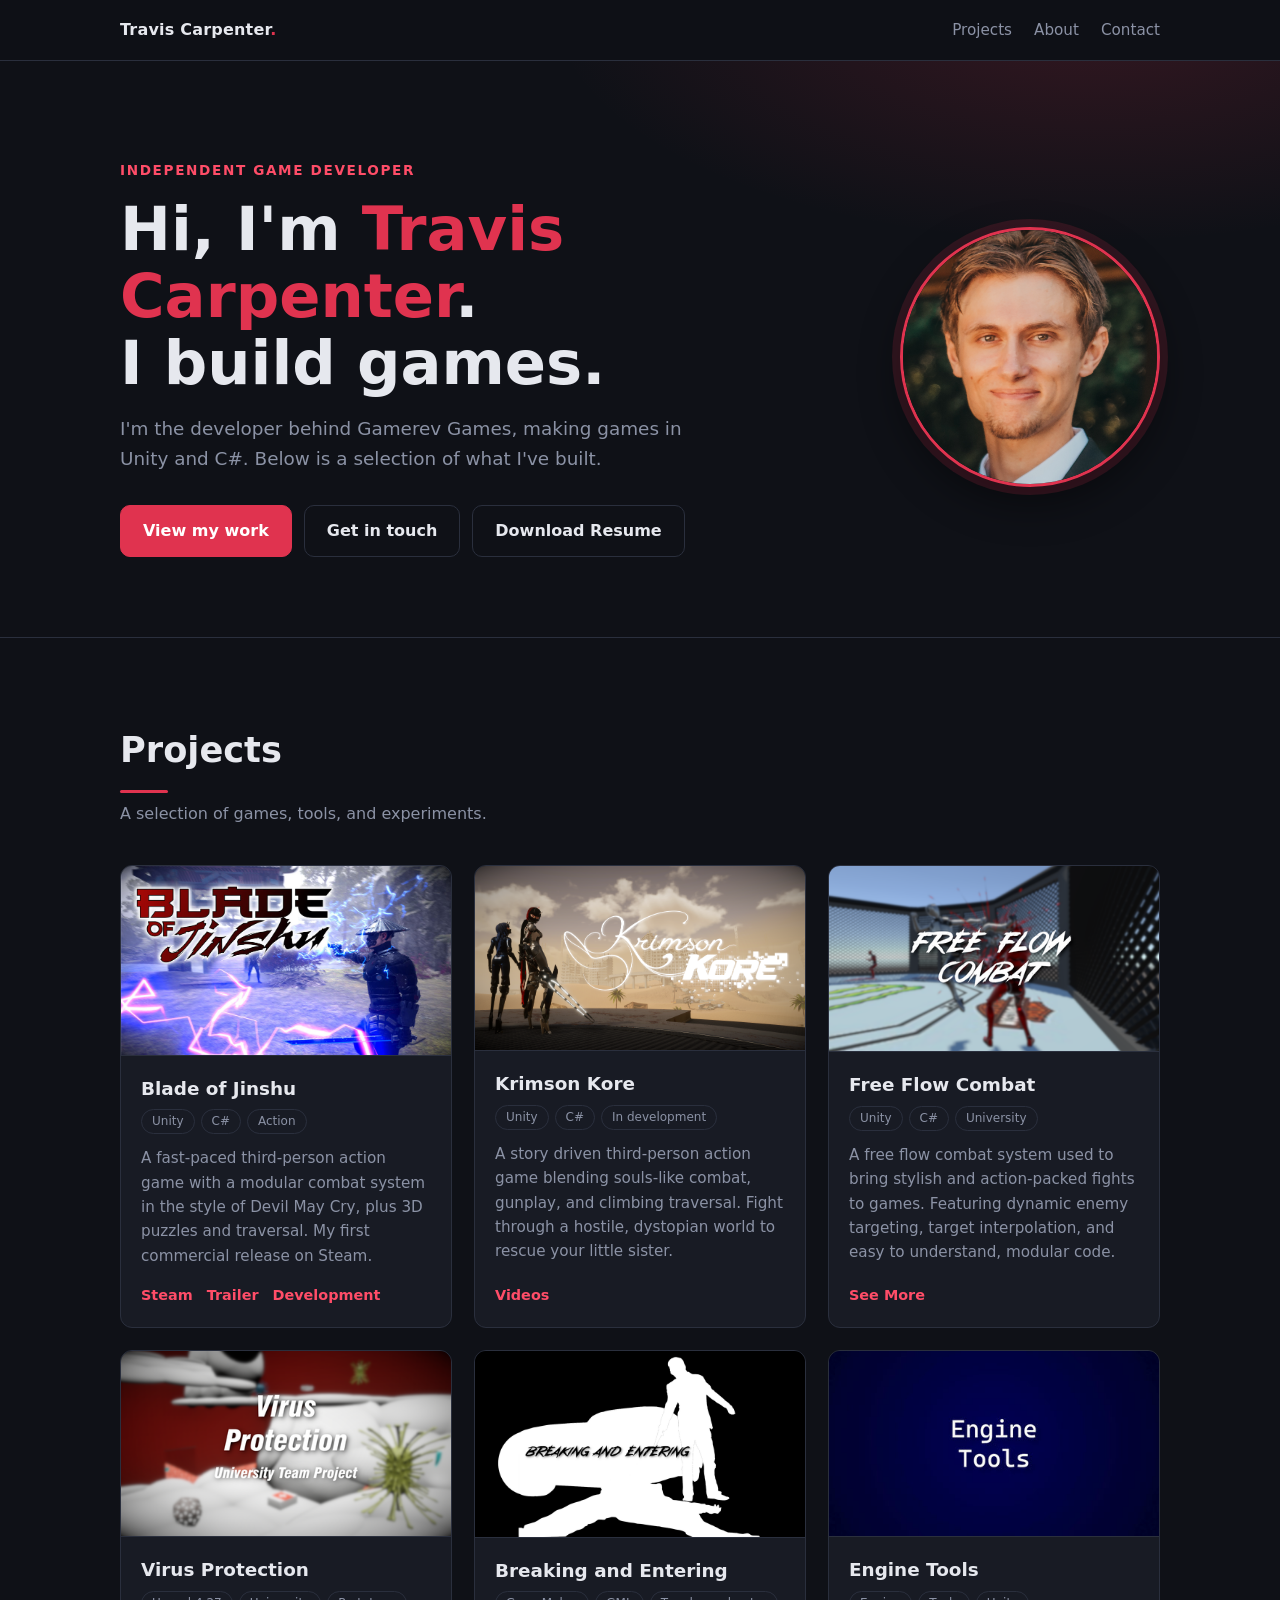
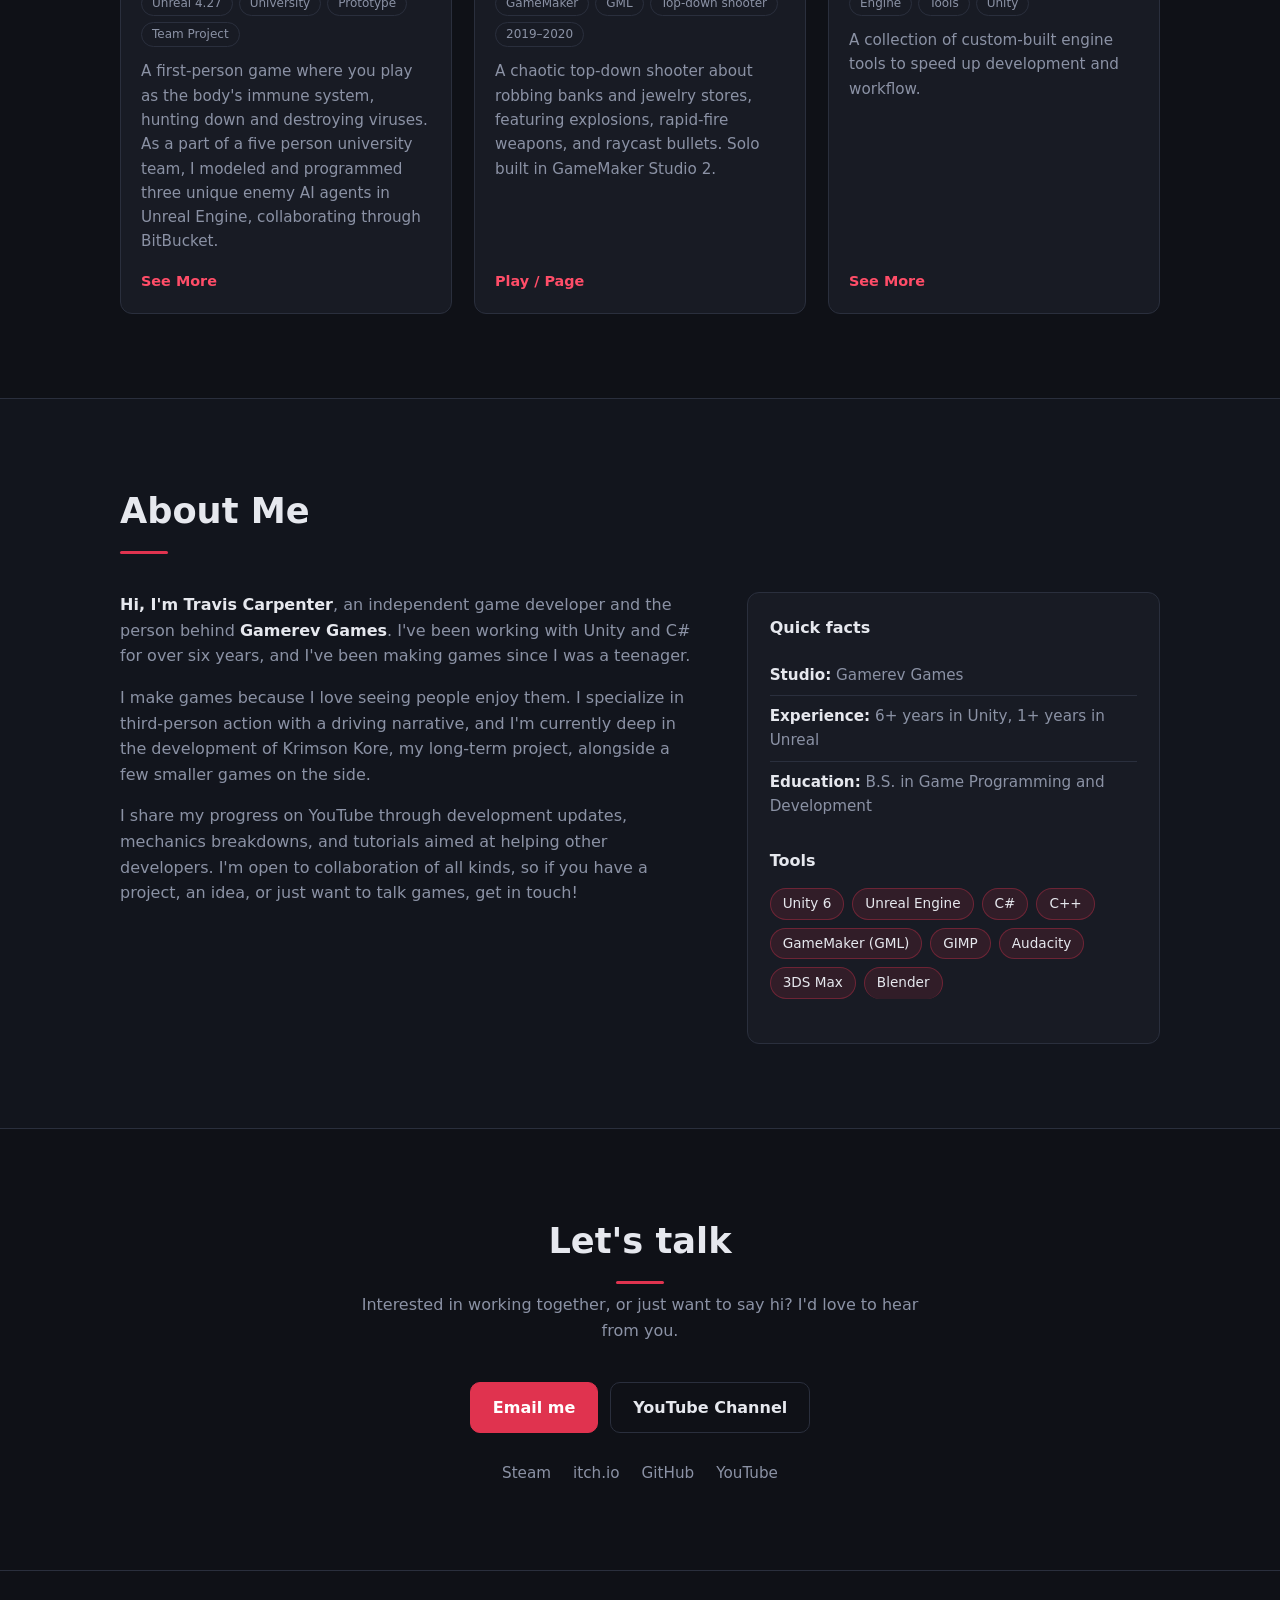
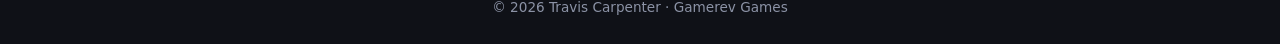
<file: index.html>
<!DOCTYPE html>
<html lang="en">
<head>
<meta charset="utf-8">
<meta name="viewport" content="width=device-width, initial-scale=1">
<title>Travis Carpenter | Game Developer | Gamerev Games</title>
<meta name="description" content="Portfolio of an independent game developer: Unity, C#, and games built at Gamerev Games.">
<meta name="theme-color" content="#0f1117">

<link rel="stylesheet" href="/style.css">
</head>

<body>
<a class="skip" href="#projects">Skip to projects</a>

<header class="nav">
  <div class="wrap">
    <a class="brand" href="#top">Travis Carpenter<span>.</span></a>
    <nav aria-label="Main">
      <ul>
        <li><a href="#projects">Projects</a></li>
        <li><a href="#about">About</a></li>
        <li><a href="#contact">Contact</a></li>
      </ul>
    </nav>
  </div>
</header>

<main id="top">

  <!-- ============ HERO ============ -->
    <div class="hero">
    <div class="wrap">
      <div class="hero-inner">
        <div class="hero-text">
          <span class="eyebrow">Independent Game Developer</span>
          <h1>Hi, I'm <em>Travis Carpenter</em>.<br>I build games.</h1>
          <p class="lead">
            I'm the developer behind Gamerev Games, making games in Unity and C#.
            Below is a selection of what I've built.
          </p>
          <div class="btns">
            <a class="btn primary" href="#projects">View my work</a>
            <a class="btn ghost" href="#contact">Get in touch</a>
            <a class="btn ghost" href="https://files.gamerev.games/resume-travis-carpenter.pdf" target="_blank" rel="noopener">Download Resume</a>
          </div>
        </div>
        <img class="hero-photo" src="images/travis_portrait.png" alt="Photo of Travis Carpenter" width="260" height="260">
      </div>
    </div>
  </div>

  <!-- ============ PROJECTS ============ -->
  <section id="projects">
    <div class="wrap">
      <div class="section-head">
        <h2>Projects</h2>
        <p>A selection of games, tools, and experiments.</p>
      </div>

      <div class="grid">

        <!-- BLADE OF JINSHU TITLE CARD -->
        <article class="card">
          <div class="thumb"><img src="images/blade_jinshu_title.jpg" alt="Blade of Jinshu Title Screen"></div>
          <div class="card-body">
            <h3>Blade of Jinshu</h3>
            <ul class="tags"><li>Unity</li><li>C#</li><li>Action</li></ul>
            <p>A fast-paced third-person action game with a modular combat system in the style of Devil May Cry, plus 3D puzzles and traversal. My first commercial release on Steam.</p>
            <div class="links">
              <a href="https://store.steampowered.com/app/3590120/Blade_of_Jinshu/" target="_blank" rel="noopener">Steam</a>
              <a href="https://www.youtube.com/watch?v=rwcFg6bOZyU&pp=0gcJCTcMAYcqIYzv" target="_blank" rel="noopener">Trailer</a>
              <a href="/projects/blade-of-jinshu/">Development</a>
            </div>
          </div>
        </article>

        <!-- KRIMSON KORE TITLE CARD -->
        <article class="card">
          <div class="thumb"><img src="images/krimson_kore_title.png" alt="Krimson Kore Title Screen"></div>
          <div class="card-body">
            <h3>Krimson Kore</h3>
            <ul class="tags"><li>Unity</li><li>C#</li><li>In development</li></ul>
            <p>A story driven third-person action game blending souls-like combat, gunplay, and climbing traversal. Fight through a hostile, dystopian world to rescue your little sister.</p>
            <div class="links"><a href="https://www.youtube.com/playlist?list=PLW5q5cgzLe-A" target="_blank" rel="noopener">Videos</a></div>
          </div>
        </article>

        <!-- FREE FLOW COMBAT CARD -->
        <article class="card">
          <div class="thumb"><img src="images/ffc_title.png" alt="Free Flow Combat Thumbnail"></div>
          <div class="card-body">
            <h3>Free Flow Combat</h3>
            <ul class="tags"><li>Unity</li><li>C#</li><li>University</li></ul>
            <p>A free flow combat system used to bring stylish and action-packed fights to games. Featuring dynamic enemy targeting, target interpolation, and easy to understand, modular code.</p>
            <div class="links"><a href="/projects/free-flow-combat/">See More</a></div>
          </div>
        </article>

        <!-- VIRUS PROTECTION CARD -->
        <article class="card">
          <div class="thumb"><img src="images/uni_game_title.png" alt="Virus Protection Thumbnail"></div>
          <div class="card-body">
            <h3>Virus Protection</h3>
            <ul class="tags"><li>Unreal 4.27</li><li>University</li><li>Prototype</li><li>Team Project</li></ul>
            <p>A first-person game where you play as the body's immune system, hunting down and destroying viruses. As a part of a five person university team, I modeled and programmed three unique enemy AI agents in Unreal Engine, collaborating through BitBucket.</p>
            <div class="links"><a href="/projects/virus-protection/">See More</a></div>
          </div>
        </article>

        <!-- BREAKING AND ENTERING CARD -->
        <article class="card">
          <div class="thumb"><img src="images/be_title.png" alt="Breaking and Entering Title Screen"></div>
          <div class="card-body">
            <h3>Breaking and Entering</h3>
            <ul class="tags"><li>GameMaker</li><li>GML</li><li>Top-down shooter</li><li>2019&ndash;2020</li></ul>
            <p>A chaotic top-down shooter about robbing banks and jewelry stores, featuring explosions, rapid-fire weapons, and raycast bullets. Solo built in GameMaker Studio 2.</p>
            <div class="links"><a href="https://gamerev-games.itch.io/breaking-and-entering" target="_blank" rel="noopener">Play / Page</a></div>
          </div>
        </article>

        <!-- ENGINE TOOLS CARD -->
        <article class="card">
          <div class="thumb"><img src="images/engine_tools_title.jpg" alt="Engine Tools Thumbnail"></div>
          <div class="card-body">
            <h3>Engine Tools</h3>
            <ul class="tags"><li>Engine</li><li>Tools</li><li>Unity</li></ul>
            <p>A collection of custom-built engine tools to speed up development and workflow.</p>
            <div class="links"><a href="/projects/engine-tools/">See More</a></div>
          </div>
        </article>

      </div>
    </div>
  </section>

  <!-- ============ ABOUT ============ -->
  <section id="about" class="alt">
    <div class="wrap">
      <div class="section-head">
        <h2>About Me</h2>
      </div>

      <div class="about">
        <div>
          <p>
            <strong>Hi, I'm Travis Carpenter</strong>, an independent game developer and the person behind
            <strong>Gamerev Games</strong>. I've been working with Unity and C# for over six years, and I've
            been making games since I was a teenager.
          </p>
          <p>
            I make games because I love seeing people enjoy them. I specialize in third-person action
            with a driving narrative, and I'm currently deep in the development of Krimson Kore, my
            long-term project, alongside a few smaller games on the side.
          </p>
          <p>
            I share my progress on YouTube through development updates, mechanics breakdowns, and
            tutorials aimed at helping other developers. I'm open to collaboration of all kinds, 
            so if you have a project, an idea, or just want to talk games, get in touch!
          </p>
        </div>

        <aside class="facts" aria-label="Quick facts">
          <h3>Quick facts</h3>
          <ul>
            <li><b>Studio:</b> Gamerev Games</li>
            <li><b>Experience:</b> 6+ years in Unity, 1+ years in Unreal</li>
            <li><b>Education:</b> B.S. in Game Programming and Development</li>
          </ul>
          <h3>Tools</h3>
          <ul class="chips">
            <li>Unity 6</li>
            <li>Unreal Engine</li>
            <li>C#</li>
            <li>C++</li>
            <li>GameMaker (GML)</li>
            <li>GIMP</li>
            <li>Audacity</li>
            <li>3DS Max</li>
            <li>Blender</li>
          </ul>
        </aside>
      </div>
    </div>
  </section>

  <!-- ============ CONTACT ============ -->
  <section id="contact" class="contact">
    <div class="wrap">
      <div class="section-head">
        <h2>Let's talk</h2>
        <p>Interested in working together, or just want to say hi? I'd love to hear from you.</p>
      </div>
      <div class="btns">
        <a class="btn primary" href="mailto:travis123tc@outlook.com">Email me</a>
        <a class="btn ghost" href="https://www.youtube.com/@GamerevGames" target="_blank" rel="noopener">YouTube Channel</a>
      </div>
      <div class="socials">
        <a href="#">Steam</a>
        <a href="https://gamerev-games.itch.io/" target="_blank" rel="noopener">itch.io</a>
        <a href="https://github.com/TravisDCarpenter" target="_blank" rel="noopener">GitHub</a>
        <a href="https://www.youtube.com/@GamerevGames/featured" target="_blank" rel="noopener">YouTube</a>
      </div>
    </div>
  </section>

</main>

<footer>
  <div class="wrap">
    &copy; <span id="year">2026</span> Travis Carpenter &middot; Gamerev Games
  </div>
</footer>

<script>
  // Keeps the footer year current automatically.
  document.getElementById("year").textContent = new Date().getFullYear();
</script>
</body>
</html>
</file>
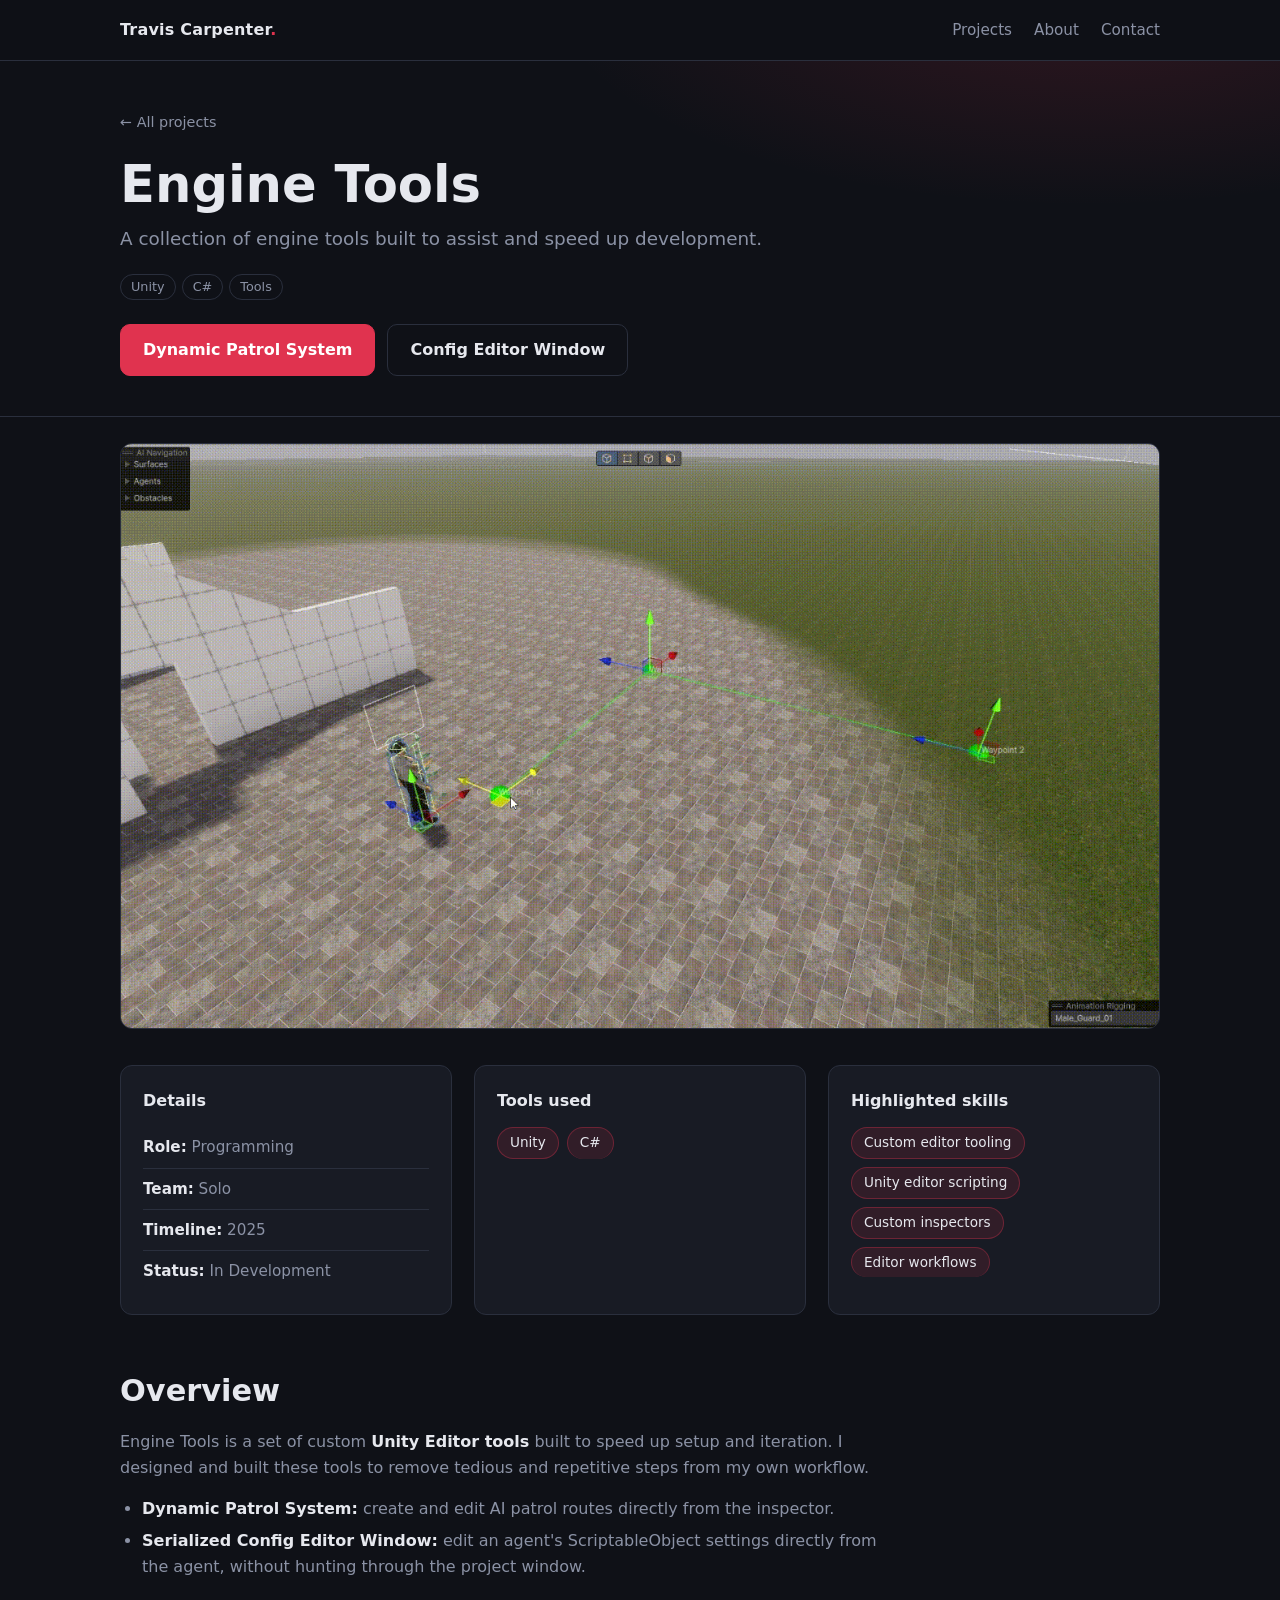
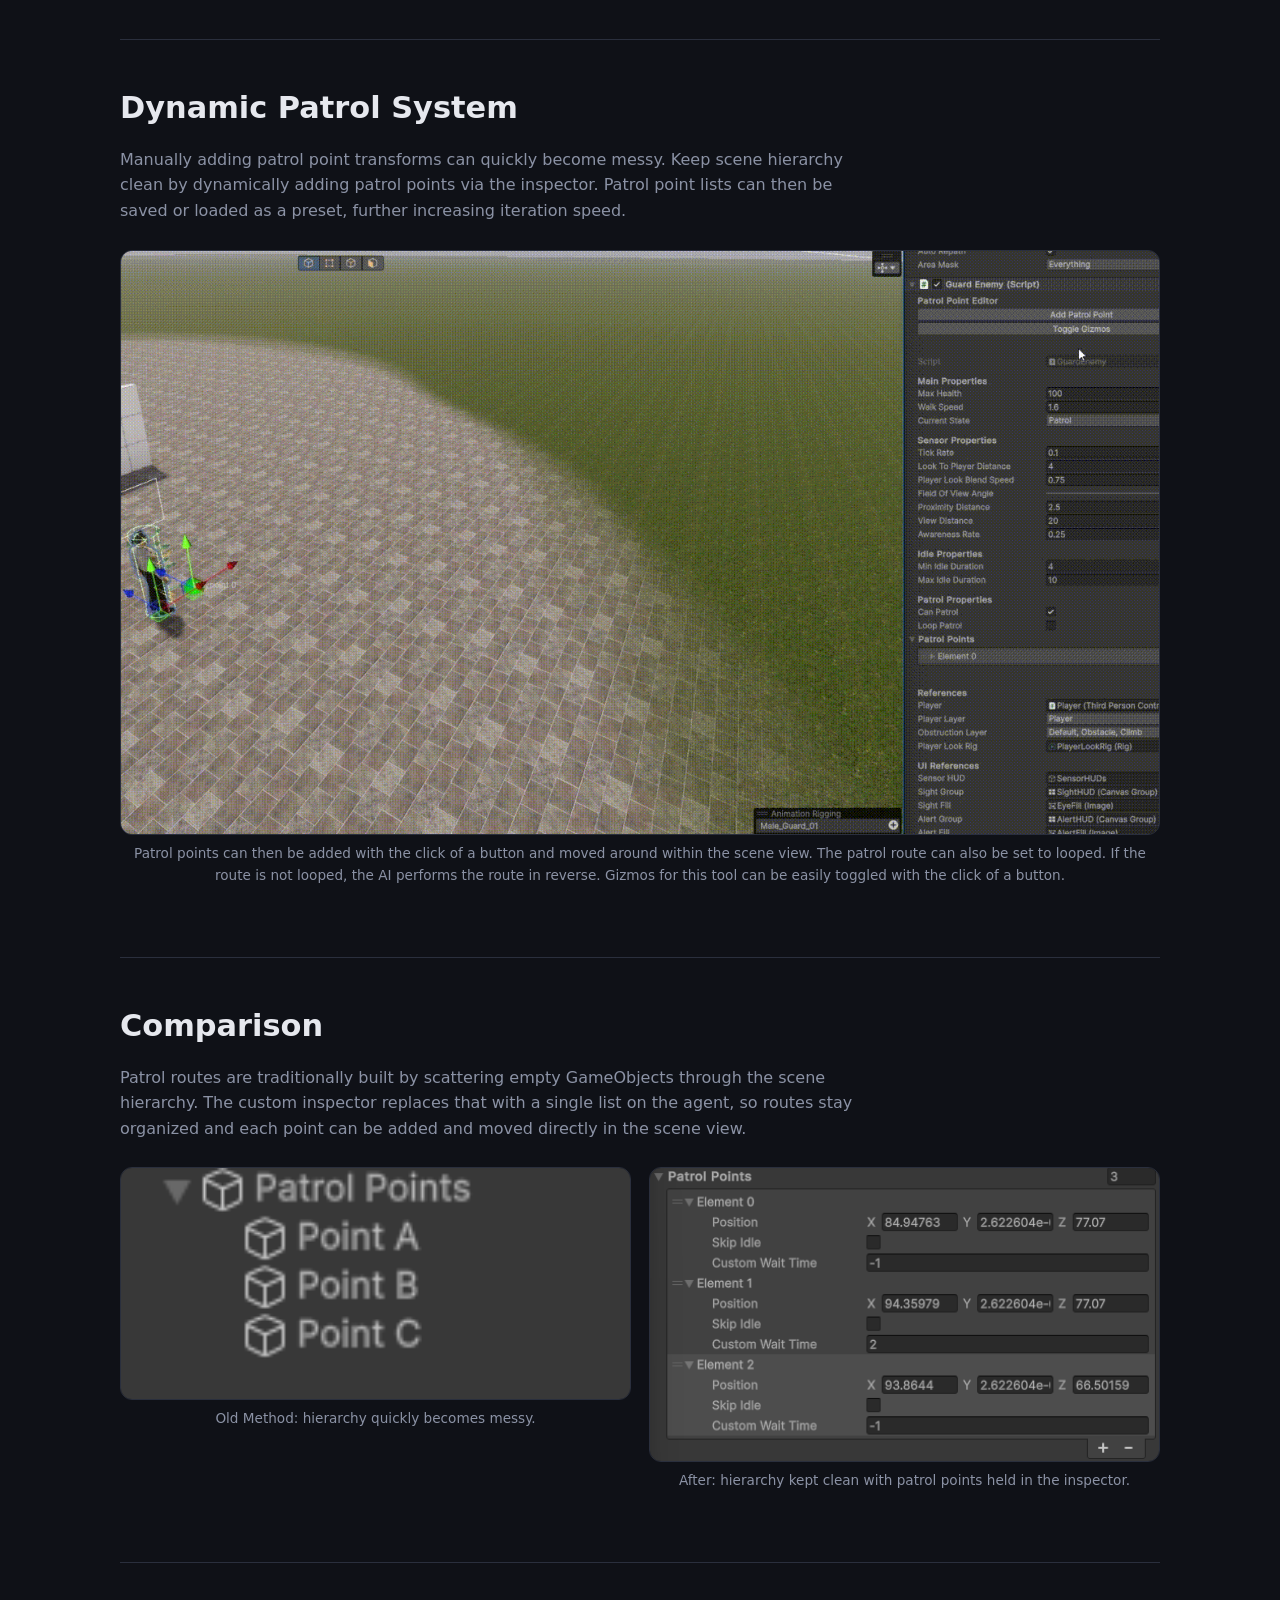
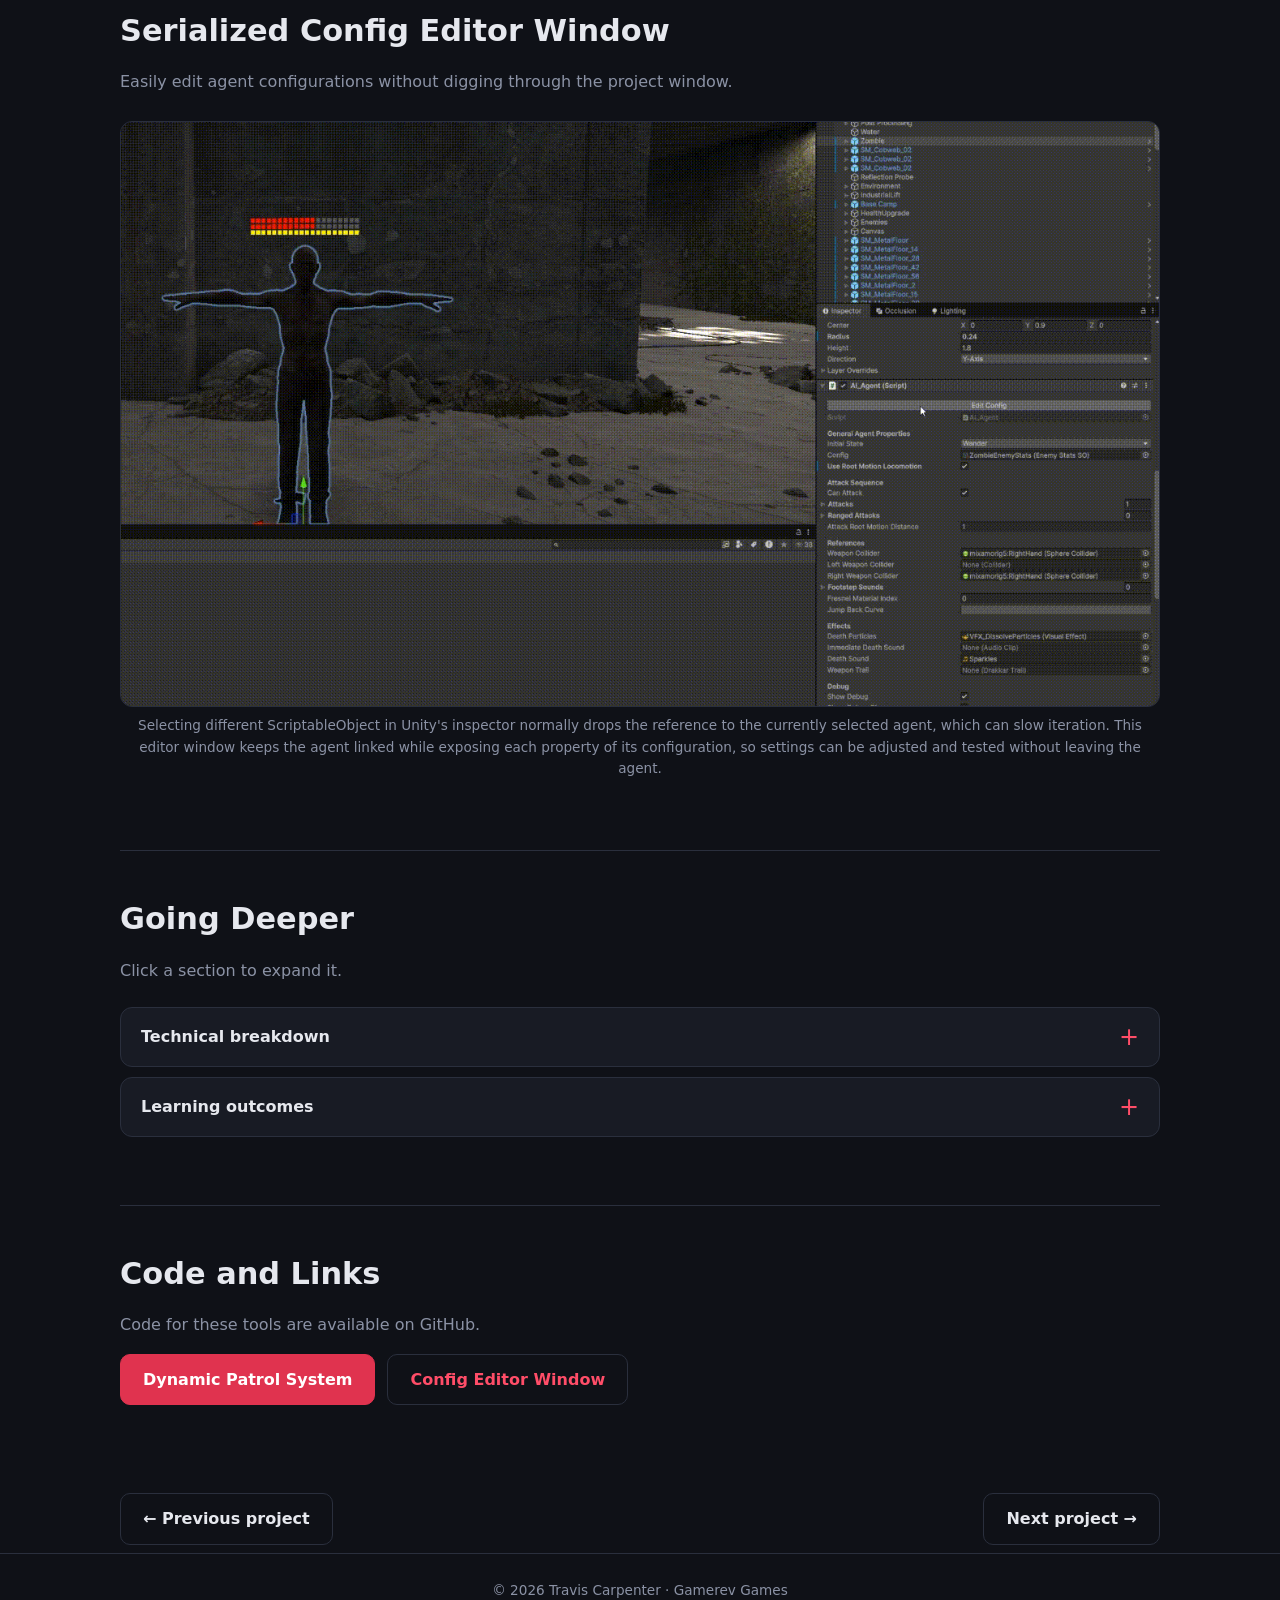
<file: projects/engine-tools/index.html>
<!DOCTYPE html>
<html lang="en">
<head>
<meta charset="utf-8">
<meta name="viewport" content="width=device-width, initial-scale=1">

<title>Engine Tools | Travis Carpenter</title>
<meta name="description" content="A collection of engine tools to assist development.">
<meta name="theme-color" content="#0f1117">

<meta property="og:title" content="Engine Tools | Travis Carpenter">
<meta property="og:description" content="A collection of engine tools to assist development.">
<meta property="og:image" content="https://portfolio.gamerev.games/images/engine_tools_title.jpg">
<meta property="og:type" content="website">

<link rel="stylesheet" href="/style.css">

</head>

<body>
<a class="skip" href="#content">Skip to content</a>

<header class="nav">
  <div class="wrap">
    <a class="brand" href="/">Travis Carpenter<span>.</span></a>
    <nav aria-label="Main">
      <ul>
        <li><a href="/#projects">Projects</a></li>
        <li><a href="/#about">About</a></li>
        <li><a href="/#contact">Contact</a></li>
      </ul>
    </nav>
  </div>
</header>

<main id="content">

  <!-- ============ PROJECT HEADER ============ -->
  <div class="proj-hero">
    <div class="wrap">
      <a class="back-link" href="/#projects">&larr; All projects</a>

      <h1>Engine Tools</h1>
      <p class="tagline">A collection of engine tools built to assist and speed up development.</p>
      <ul class="tags"><li>Unity</li><li>C#</li><li>Tools</li></ul>

      <div class="btns">
        <a class="btn primary" href="https://github.com/TravisDCarpenter/Advanced-AI-Systems">Dynamic Patrol System</a>
        <a class="btn ghost" href="https://github.com/TravisDCarpenter/CustomSO_EditorWindow_Unity">Config Editor Window</a>
      </div>
    </div>
  </div>

  <div class="wrap">

    <!-- ============ MAIN VISUAL ============ -->
    <figure class="media hero-media">
      <img src="/images/patrol_points.gif" alt="Patrol point tool in action." width="1600" height="900">
    </figure>

    <!-- ============ AT A GLANCE ============ -->
    <div class="glance">
      <aside class="facts" aria-label="Project details">
        <h3>Details</h3>
        <ul>
          <li><b>Role:</b> Programming</li>
          <li><b>Team:</b> Solo</li>
          <li><b>Timeline:</b> 2025</li>
          <li><b>Status:</b> In Development</li>
        </ul>
      </aside>

      <aside class="facts" aria-label="Tools used">
        <h3>Tools used</h3>
        <ul class="chips">
          <li>Unity</li>
          <li>C#</li>
        </ul>
      </aside>

      <aside class="facts" aria-label="Highlighted skills">
        <h3>Highlighted skills</h3>
        <ul class="chips">
          <li>Custom editor tooling</li>
          <li>Unity editor scripting</li>
          <li>Custom inspectors</li>
          <li>Editor workflows</li>
        </ul>
      </aside>
    </div>

    <!-- ============ OVERVIEW ============ -->
    <section class="proj-section prose">
      <h2>Overview</h2>
      <p>
        Engine Tools is a set of custom <strong>Unity Editor tools</strong> built to speed up setup and iteration.
        I designed and built these tools to remove tedious and repetitive steps from my own workflow.
      </p>
      <ul>
        <li><strong>Dynamic Patrol System:</strong> create and edit AI patrol routes directly from the inspector.</li>
        <li><strong>Serialized Config Editor Window:</strong> edit an agent's ScriptableObject settings directly from the agent, without hunting through the project window.</li>
      </ul>
    </section>

    <!-- ============ PATROL POINTS SECTION ============ -->
    <section class="proj-section prose">
      <h2>Dynamic Patrol System</h2>
      <p>
        Manually adding patrol point transforms can quickly become messy. Keep scene hierarchy clean by dynamically adding patrol points via the inspector.
        Patrol point lists can then be saved or loaded as a preset, further increasing iteration speed.
      </p>

      <figure class="media">
        <img src="/images/add_points.gif" alt="Dynamically add patrol points." loading="lazy" width="1600" height="900">
        <figcaption>
          Patrol points can then be added with the click of a button and moved around within the scene view. 
          The patrol route can also be set to looped. If the route is not looped, the AI performs the route in reverse. 
          Gizmos for this tool can be easily toggled with the click of a button.
        </figcaption>
      </figure>
    </section>

    <!-- ============ OLD VS NEW PATROL METHOD ============ -->
    <section class="proj-section prose">
      <h2>Comparison</h2>
      <p>
        Patrol routes are traditionally built by scattering empty GameObjects through the scene hierarchy.
        The custom inspector replaces that with a single list on the agent, so routes stay organized and each point can be added and moved directly in the scene view.
      </p>

      <div class="media-row">
        <figure class="media">
          <img src="/images/old_patrol_method.png" alt="Old patrol point method." loading="lazy">
          <figcaption>Old Method: hierarchy quickly becomes messy.</figcaption>
        </figure>
        <figure class="media">
          <img src="/images/new_patrol_method.png" alt="Custom patrol point method." loading="lazy">
          <figcaption>After: hierarchy kept clean with patrol points held in the inspector.</figcaption>
        </figure>
      </div>
    </section>

    <!-- ============ SERIALIZED INSPECTOR SECTION ============ -->
    <section class="proj-section prose">
      <h2>Serialized Config Editor Window</h2>
      <p>Easily edit agent configurations without digging through the project window.</p>

      <figure class="media">
        <img src="/images/serialize-inspector.gif" alt="Custom SerializeObject inspector window." loading="lazy" width="1600" height="900">
        <figcaption>
          Selecting different ScriptableObject in Unity's inspector normally drops the reference to the currently selected agent, which can slow iteration.
          This editor window keeps the agent linked while exposing each property of its configuration, so settings can be adjusted and tested without leaving the agent.
        </figcaption>
      </figure>
    </section>

    <!-- ============ ACCORDIONS (CLICK-TO-EXPAND DETAILS) ============ -->
    <section class="proj-section prose">
      <h2>Going Deeper</h2>
      <p>Click a section to expand it.</p>

      <div class="accordion">

        <details>
          <summary>Technical breakdown</summary>
          <div class="acc-body">
            <h3>Dynamic Patrol System</h3>
            <p>
              A custom inspector on the AI agent stores every patrol point in one list. 
              Points are edited in the Scene view with position handles, drawn as labeled gizmos with connecting lines, and every change is recorded for undo. 
              When the agent is moved in the editor, the same offset is applied to all of its points so the route travels with it.
            </p>
            <p>
              Routes can be saved as ScriptableObject presets. 
              Points are stored relative to the agent when saved and converted back to world positions when loaded, so a preset works wherever the agent is placed.
            </p>
        
        <pre><code>// Save each point relative to the agent
        Vector3 localPos = m_Agent.transform.InverseTransformPoint(point.Position);</code></pre>
        
            <h3>Serialized Config Editor Window</h3>
            <p>The editor window wraps the agent's ScriptableObject in a <code>SerializedObject</code> and draws every visible property automatically, so new config fields show up without any extra editor code. It listens for selection changes and re-links to whichever agent is selected, which avoids the reference being lost when switching between configs.</p>
        
        <pre><code>SerializedProperty property = _so.GetIterator();
        if (property.NextVisible(true))
        {
            do { EditorGUILayout.PropertyField(property, true); }
            while (property.NextVisible(false));
        }</code></pre>
          </div>
        </details>
        
        <details>
          <summary>Learning outcomes</summary>
          <div class="acc-body">
            <ul>
              <li><strong>Unity Editor scripting:</strong> custom inspectors, Scene view handles, and editor windows.</li>
              <li><strong>Working with serialization:</strong> using <code>SerializedObject</code> and <code>SerializedProperty</code> so the tools handle undo and saving correctly.</li>
              <li><strong>World vs. local space:</strong> keeping routes attached to a moving agent and making presets reusable.</li>
              <li><strong>Data-driven AI setup:</strong> storing patrol routes and agent configs as ScriptableObjects.</li>
              <li><strong>Tool design:</strong> building small tools that remove repetitive steps and make iteration faster.</li>
            </ul>
          </div>
        </details>

      </div>
    </section>

    <!-- ============ CODE / LINKS ============ -->
    <section class="proj-section prose">
      <h2>Code and Links</h2>
      <p>Code for these tools are available on GitHub.</p>
      <div class="btns">
        <a class="btn primary" href="https://github.com/TravisDCarpenter/Advanced-AI-Systems">Dynamic Patrol System</a>
        <a class="btn ghost" href="https://github.com/TravisDCarpenter/CustomSO_EditorWindow_Unity">Config Editor Window</a>
      </div>
    </section>

    <!-- ============ PREVIOUS / NEXT PROJECT (OPTIONAL) ============ -->
    <nav class="proj-nav" aria-label="More projects">
      <a class="btn ghost" href="/projects/previous-project/">&larr; Previous project</a>
      <a class="btn ghost" href="/projects/next-project/">Next project &rarr;</a>
    </nav>

  </div>
</main>

<footer>
  <div class="wrap">
    &copy; <span id="year">2026</span> Travis Carpenter &middot; Gamerev Games
  </div>
</footer>

<script src="/site.js" defer></script>
</body>
</html>
</file>
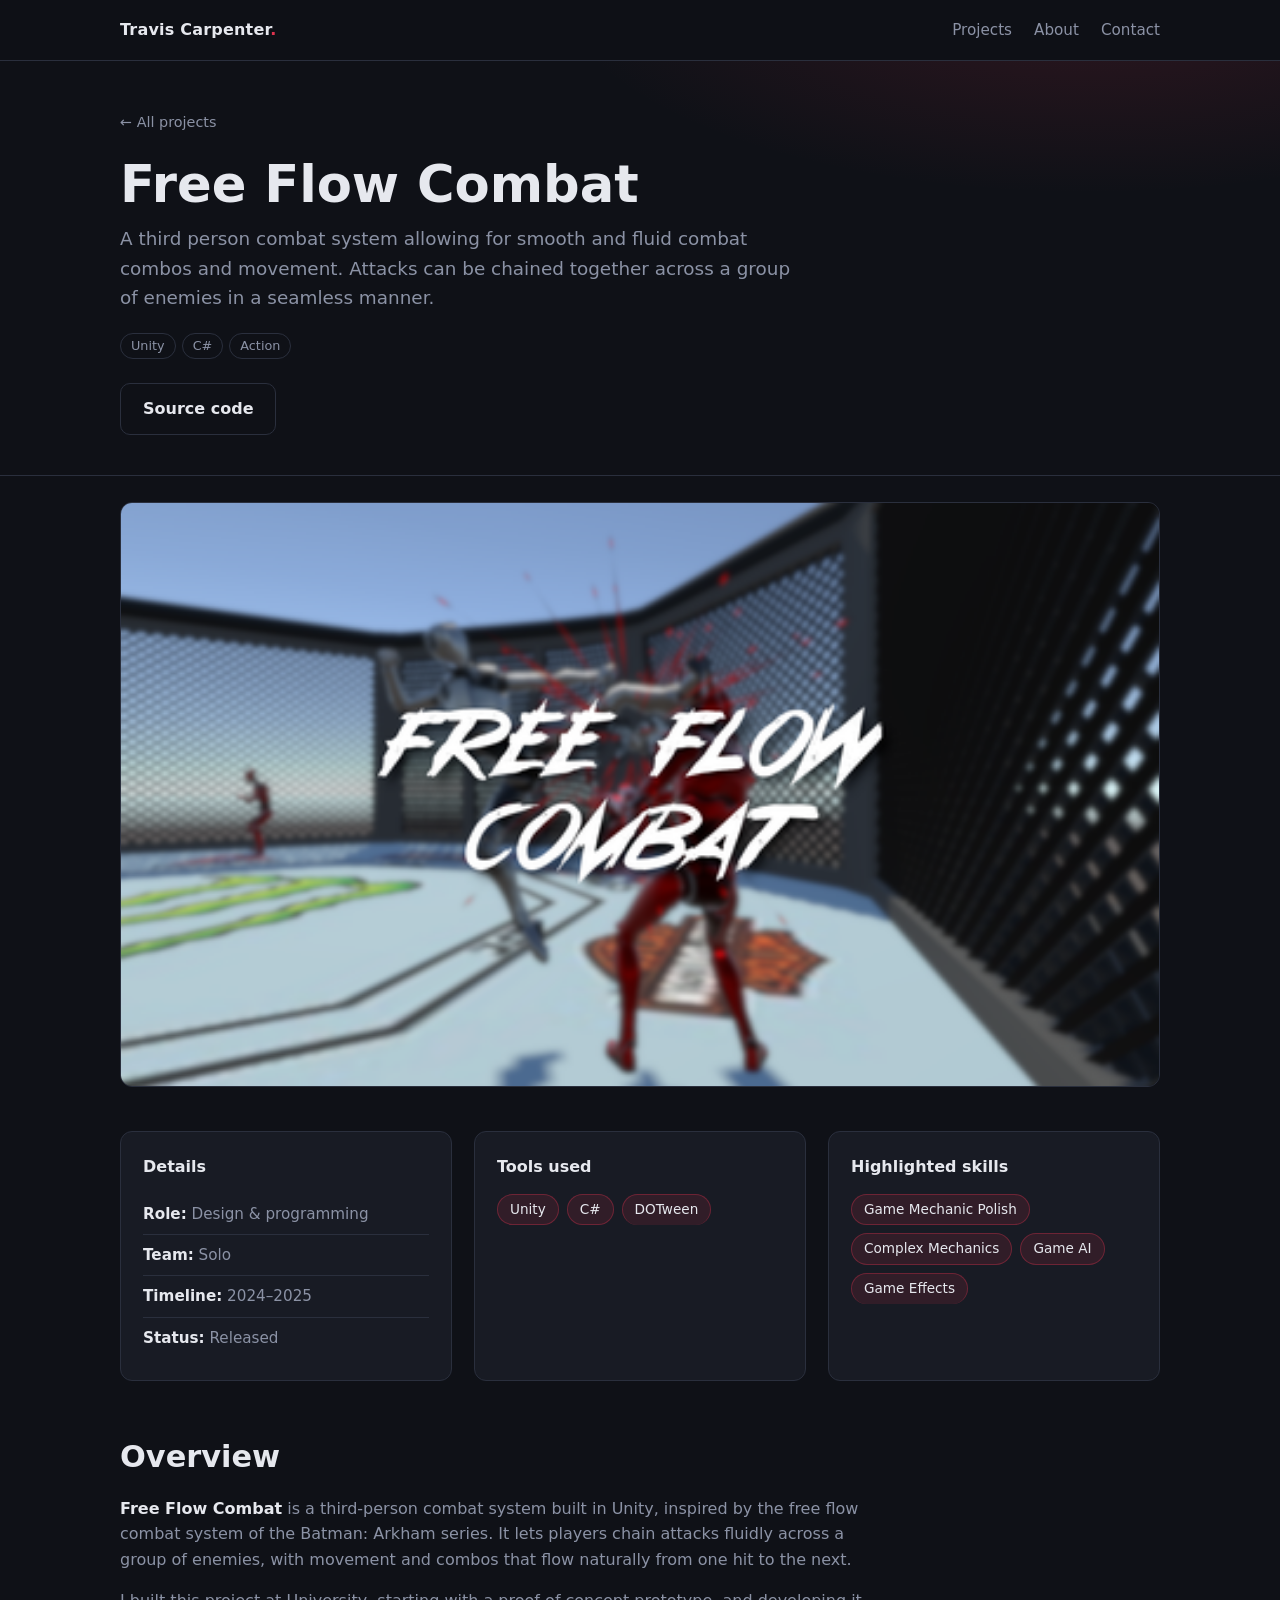
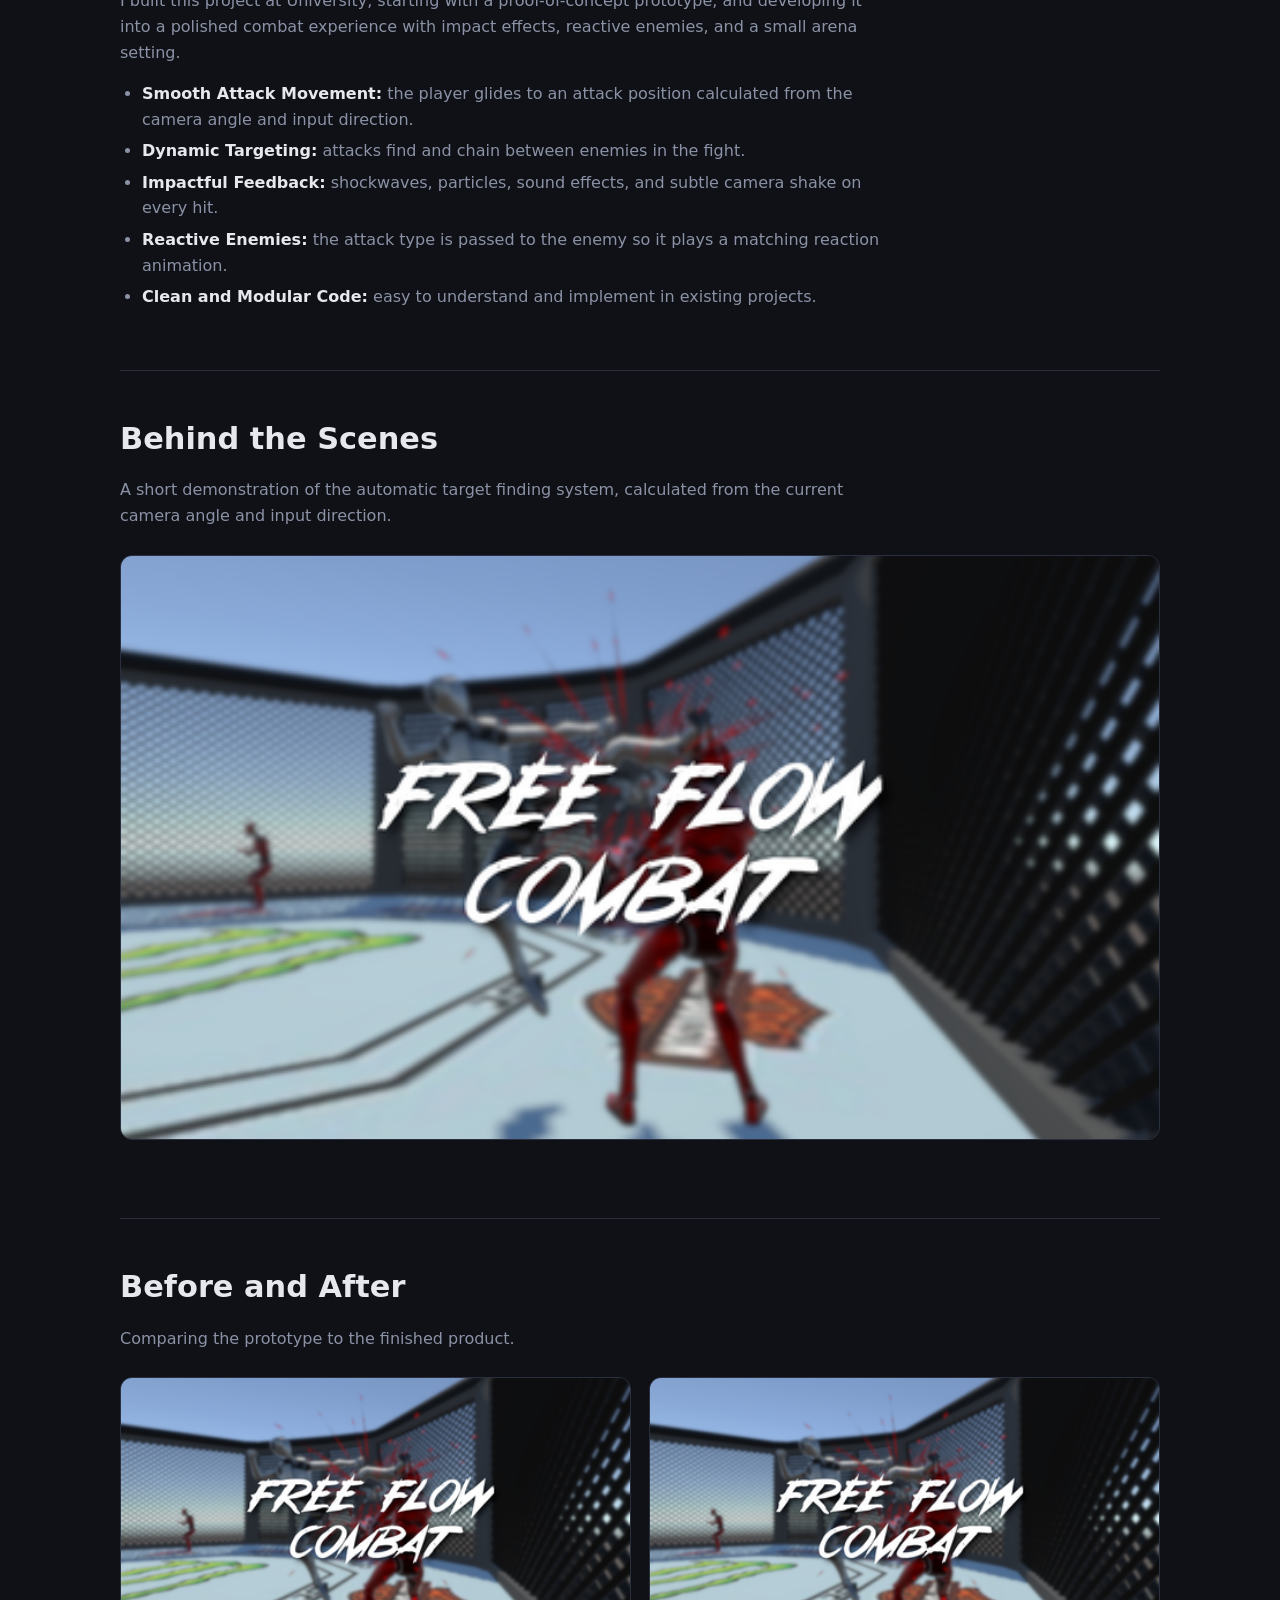
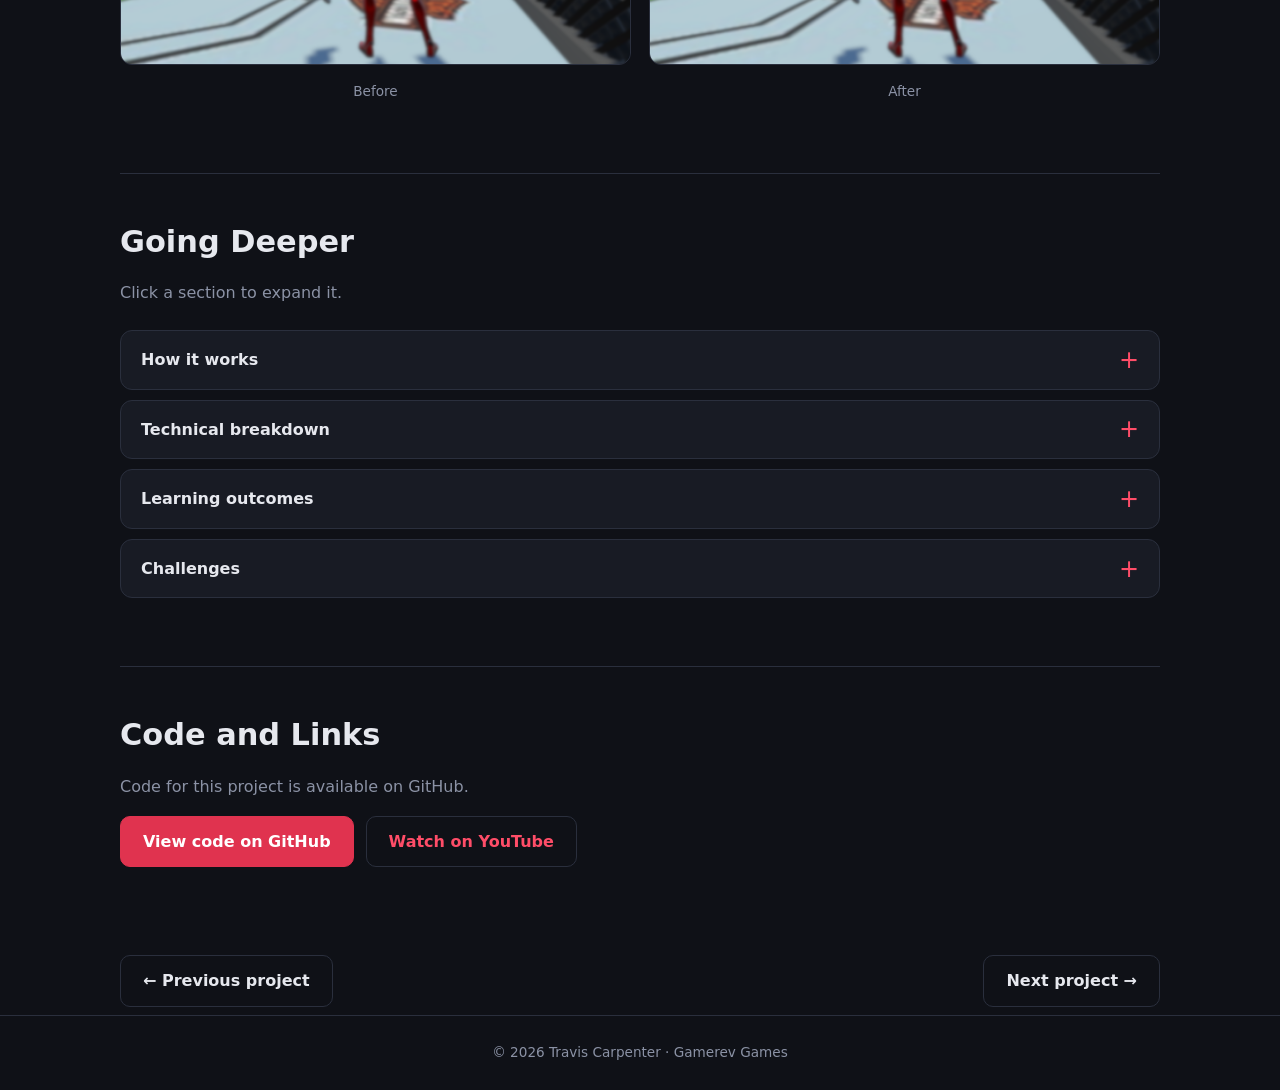
<file: projects/free-flow-combat/index.html>
<!DOCTYPE html>
<html lang="en">
<head>
<meta charset="utf-8">
<meta name="viewport" content="width=device-width, initial-scale=1">

<title>Free Flow Combat | Travis Carpenter</title>
<meta name="description" content="Free Flow Combat university project.">
<meta name="theme-color" content="#0f1117">

<meta property="og:title" content="Free Flow Combat | Travis Carpenter">
<meta property="og:description" content="Free Flow Combat university project.">
<meta property="og:image" content="https://portfolio.gamerev.games/images/PROJECT-hero.jpg">
<meta property="og:type" content="website">

<!-- Shared styles live in the root of the repo. The leading "/" means "start at the top of the site",
     so this works no matter which folder this page is in. -->
<link rel="stylesheet" href="/style.css">

<!--
  ============================================================
  HOW TO USE THIS TEMPLATE
  ============================================================
  1. Make a folder for the project, e.g.  projects/free-flow-combat/
  2. Copy this file into it and name it  index.html
     Final address:  https://portfolio.gamerev.games/projects/free-flow-combat/
  3. Search the file for "EDIT:" and change each spot.
  4. Delete any block marked "OPTIONAL" that you don't need.
  5. Put images in your repo's /images folder, and refer to them like:  /images/ffc-hero.jpg
  6. On the main page, point the card's link to  /projects/free-flow-combat/
-->
</head>

<body>
<a class="skip" href="#content">Skip to content</a>

<header class="nav">
  <div class="wrap">
    <a class="brand" href="/">Travis Carpenter<span>.</span></a>
    <nav aria-label="Main">
      <ul>
        <li><a href="/#projects">Projects</a></li>
        <li><a href="/#about">About</a></li>
        <li><a href="/#contact">Contact</a></li>
      </ul>
    </nav>
  </div>
</header>

<main id="content">

  <!-- ============ PROJECT HEADER ============ -->
  <div class="proj-hero">
    <div class="wrap">
      <a class="back-link" href="/#projects">&larr; All projects</a>

      <!-- EDIT: project name, one-line tagline, tags, and main buttons -->
      <h1>Free Flow Combat</h1>
      <p class="tagline">A third person combat system allowing for smooth and fluid combat combos and movement. Attacks can be chained together across a group of enemies in a seamless manner.</p>
      <ul class="tags"><li>Unity</li><li>C#</li><li>Action</li></ul>

      <div class="btns">
        <a class="btn ghost" href="https://github.com/TravisDCarpenter/FreeFlowCombat">Source code</a>
      </div>
    </div>
  </div>

  <div class="wrap">

    <!-- Big header image -->
    <figure class="media hero-media">
      <video src="/images/fcc_after.mp4" poster="/images/ffc_title.png"
             autoplay loop muted playsinline preload="metadata"></video>
    </figure>

    <!-- ============ AT A GLANCE ============ -->
    <div class="glance">
      <aside class="facts" aria-label="Project details">
        <h3>Details</h3>
        <ul>
          <li><b>Role:</b> Design &amp; programming</li>
          <li><b>Team:</b> Solo</li>
          <li><b>Timeline:</b> 2024&ndash;2025</li>
          <li><b>Status:</b> Released</li>
        </ul>
      </aside>

      <aside class="facts" aria-label="Tools used">
        <h3>Tools used</h3>
        <ul class="chips">
          <li>Unity</li>
          <li>C#</li>
          <li>DOTween</li>
        </ul>
      </aside>

      <aside class="facts" aria-label="Highlighted skills">
        <h3>Highlighted skills</h3>
        <ul class="chips">
          <li>Game Mechanic Polish</li>
          <li>Complex Mechanics</li>
          <li>Game AI</li>
          <li>Game Effects</li>
        </ul>
      </aside>
    </div>

    <!-- ============ OVERVIEW ============ -->
    <section class="proj-section prose">
      <h2>Overview</h2>
      <p>
        <strong>Free Flow Combat</strong> is a third-person combat system built in Unity, inspired by the free flow combat system of the Batman: Arkham series.
           It lets players chain attacks fluidly across a group of enemies, with movement and combos that flow naturally from one hit to the next.
      </p>
      <p>
        I built this project at University, starting with a proof-of-concept prototype, and developing it into a polished combat experience with impact effects,
           reactive enemies, and a small arena setting.
      </p>
      <ul>
        <li><strong>Smooth Attack Movement:</strong> the player glides to an attack position calculated from the camera angle and input direction.</li>
        <li><strong>Dynamic Targeting:</strong> attacks find and chain between enemies in the fight.</li>
        <li><strong>Impactful Feedback:</strong> shockwaves, particles, sound effects, and subtle camera shake on every hit.</li>
        <li><strong>Reactive Enemies:</strong> the attack type is passed to the enemy so it plays a matching reaction animation.</li>
        <li><strong>Clean and Modular Code:</strong> easy to understand and implement in existing projects.</li>
      </ul>
    </section>

    <!-- ============ FEATURE SECTION WITH ONE LARGE IMAGE ============ -->
    <section class="proj-section prose">
      <h2>Behind the Scenes</h2>
      <p>A short demonstration of the automatic target finding system, calculated from the current camera angle and input direction.</p>

      <figure class="media hero-media">
      <video src="/images/fcc_target_finding.mp4" poster="/images/ffc_title.png"
             autoplay loop muted playsinline preload="metadata"></video>
      </figure>
    </section>

    <!-- ============ SIDE-BY-SIDE BEFORE AND AFTER ============ -->
    <section class="proj-section prose">
      <h2>Before and After</h2>
      <p>Comparing the prototype to the finished product.</p>

      <div class="media-row">
        <figure class="media">
             <video src="/images/fcc_before.mp4" poster="/images/ffc_title.png"
             autoplay loop muted playsinline preload="metadata"></video>
             <figcaption>Before</figcaption>
        </figure>
        <figure class="media">
             <video src="/images/fcc_after.mp4" poster="/images/ffc_title.png"
             autoplay loop muted playsinline preload="metadata"></video>
             <figcaption>After</figcaption>
        </figure>
      </div>
    </section>

    <!-- ============ ACCORDIONS (CLICK-TO-EXPAND DETAILS) ============ -->
    <section class="proj-section prose">
      <h2>Going Deeper</h2>
      <p>Click a section to expand it.</p>

      <div class="accordion">

        <details>
          <summary>How it works</summary>
          <div class="acc-body">
            <p>Every attack moves through the same sequence of stages:</p>
              <ol>
                <li>
                  <strong>Input.</strong> The input system reads the attack input along with the
                  player's movement direction.
                </li>
                <li>
                  <strong>Targeting.</strong> The system uses the camera angle and input direction to work out
                  which enemy to engage and where the player should attack from and glide to.
                </li>
                <li>
                  <strong>Movement.</strong> The player's position is smoothly interpolated to the calculated
                  attack position using DOTween, closing the distance to the enemy so combos can chain across a group
                  without breaking the flow of movement.
                </li>
                <li>
                  <strong>Attack.</strong> The attack animation plays through Unity's Animator, with transition
                  durations and interruption sources tuned so one attack cancels cleanly into the next.
                </li>
                <li>
                  <strong>Impact.</strong> On contact, the hit triggers an animation even which instantiates a shockwave, impact particles, a sound
                  effect, and slight camera/screen shake.
                </li>
                <li>
                  <strong>Reaction.</strong> The attack type is passed to the enemy's script, which selects a
                  matching reaction animation.
                </li>
              </ol>
              <p>
                Keeping each stage separate is what keeps the code modular and easy to follow.
              </p>
          </div>
        </details>

        <details>
          <summary>Technical breakdown</summary>
          <div class="acc-body">
            <p>
                Built on Unity's Starter Assets third-person controller, with <strong>DOTween</strong> handling
                movement and rotation.
              </p>
          
              <h3>Camera-Relative Targeting</h3>
              <p>
                Player input is converted to a world-space direction relative to the camera, and a sphere cast
                along it finds the enemy being pointed at. Using a sphere instead of a thin ray provides a buffer, and keeps targeting
                forgiving.
              </p>
          <pre><code>inputDirection = (forward.normalized * input.move.y + right.normalized * input.move.x).normalized;
          
          if (Physics.SphereCast(transform.position, 3f, inputDirection, out RaycastHit hit, 10f, enemyLayer))
          {
              currentTarget = hit.collider.transform;
          }</code></pre>
          
              <h3>Closing the Distance</h3>
              <p>
                When an attack starts, DOTween turns the player toward the target and glides them to a point
                0.85 units short of it, so they land in striking range. Attacks cycle through four animations,
                and movement is locked while one plays.
              </p>
          
              <h3>Animation-Event Hit Detection</h3>
              <p>
                An Animation Event fires on the exact frame the hit should land. A short raycast confirms
                contact, then the shockwave, particles and a random punch sound spawn at the hit point, and the
                attack name is passed to the enemy so it plays a matching reaction. Tying the hit to the
                animation keeps the effects in sync with the visuals.
              </p>
          <pre><code>public void OnAnimationAttack()
          {
              Ray ray = new Ray(transform.position + raycastOffset, transform.forward);
              if (Physics.Raycast(ray, out RaycastHit hit, raycastDistance, enemyLayer))
              {
                  Enemy enemy = hit.collider.GetComponent&lt;Enemy&gt;();
                  if (enemy != null)
                  {
                      Instantiate(shockwaveEffect, hit.point, Quaternion.identity);
                      Instantiate(hitParticles, hit.point, Quaternion.identity);
                      enemy.OnHitReaction(attackString);
                  }
              }
          }</code></pre>
          </div>
        </details>

        <details>
          <summary>Learning outcomes</summary>
          <div class="acc-body">
            <p>
                Free Flow Combat taught me how much of a game's quality comes from <strong>game feel</strong>,
                not just mechanics. Comparing the first prototype to the final version, a handful of effects
                (impact particles, sound, screen shake, and reactive enemy animations) was enough to make it feel
                like an entirely different game.
             </p>
             <p>
                It changed how I approach new projects: I now treat feedback and "juice" as part of the design
                from the start, rather than something to add at the end.
             </p>
          </div>
        </details>

        <details>
          <summary>Challenges</summary>
          <div class="acc-body">
            <p>
                <strong>Smooth transitions between attacks.</strong> Early on, some attacks felt clunky or
                disconnected because of timing mismatches and input buffering, which broke the fluid feel the
                system was meant to have.
             </p>
             <p>
                <strong>Solution.</strong> I delve further into Unity's Animator system and tuned parameters such as
                transition durations and interruption sources, so each attack could flow cleanly into the next.
             </p>
             <p>
                <strong>Takeaway.</strong> This was more iterative refinement than a single major roadblock, but
                it showed me how much attention to detail separates a polished gameplay experience from a rough one.
             </p>
          </div>
        </details>

      </div>
    </section>

    <!-- ============ CODE / LINKS ============ -->
    <section class="proj-section prose">
      <h2>Code and Links</h2>
      <p>Code for this project is available on GitHub.</p>
      <div class="btns">
        <a class="btn primary" href="#">View code on GitHub</a>
        <a class="btn ghost" href="#">Watch on YouTube</a>
      </div>
    </section>

    <!-- ============ PREVIOUS / NEXT PROJECT (OPTIONAL) ============ -->
    <nav class="proj-nav" aria-label="More projects">
      <a class="btn ghost" href="/projects/previous-project/">&larr; Previous project</a>
      <a class="btn ghost" href="/projects/next-project/">Next project &rarr;</a>
    </nav>

  </div>
</main>

<footer>
  <div class="wrap">
    &copy; <span id="year">2026</span> Travis Carpenter &middot; Gamerev Games
  </div>
</footer>

<!-- Shared script: footer year, new-tab links for other websites, and click-to-enlarge screenshots -->
<script src="/site.js" defer></script>
</body>
</html>
</file>
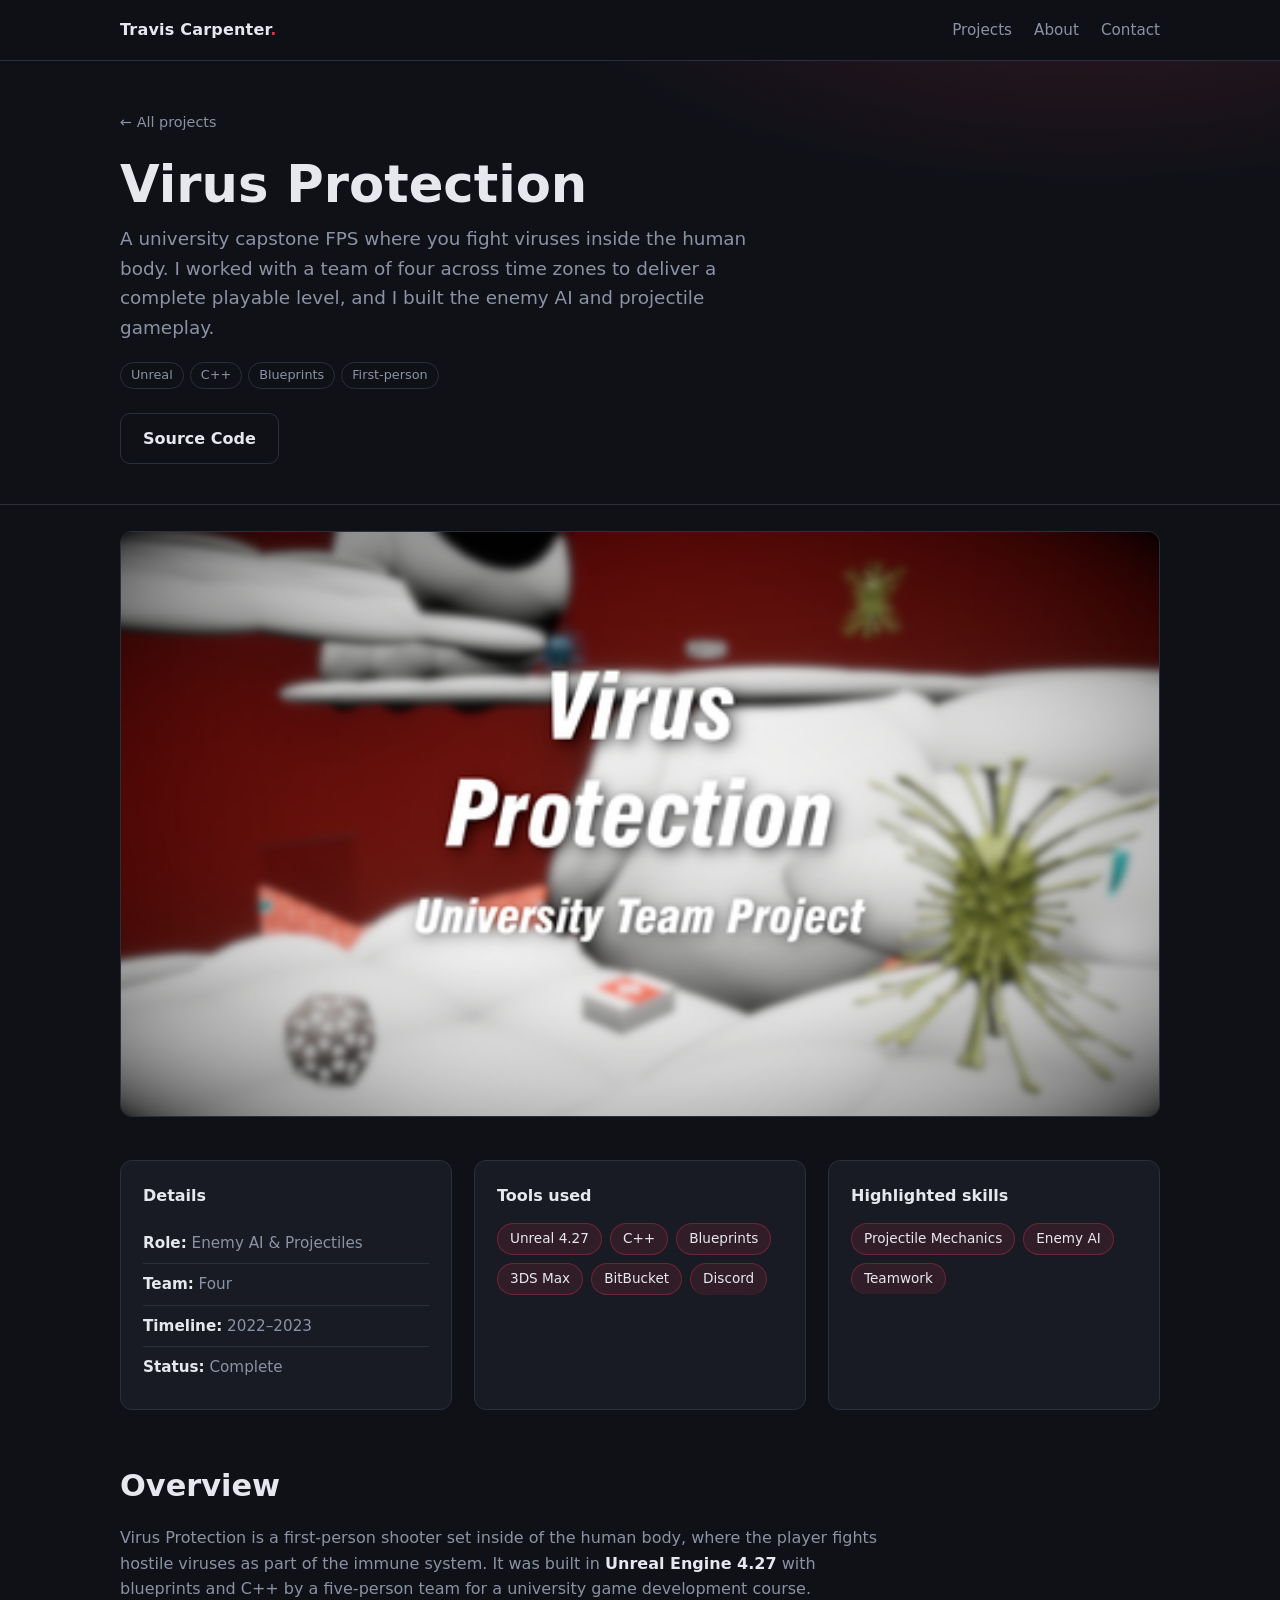
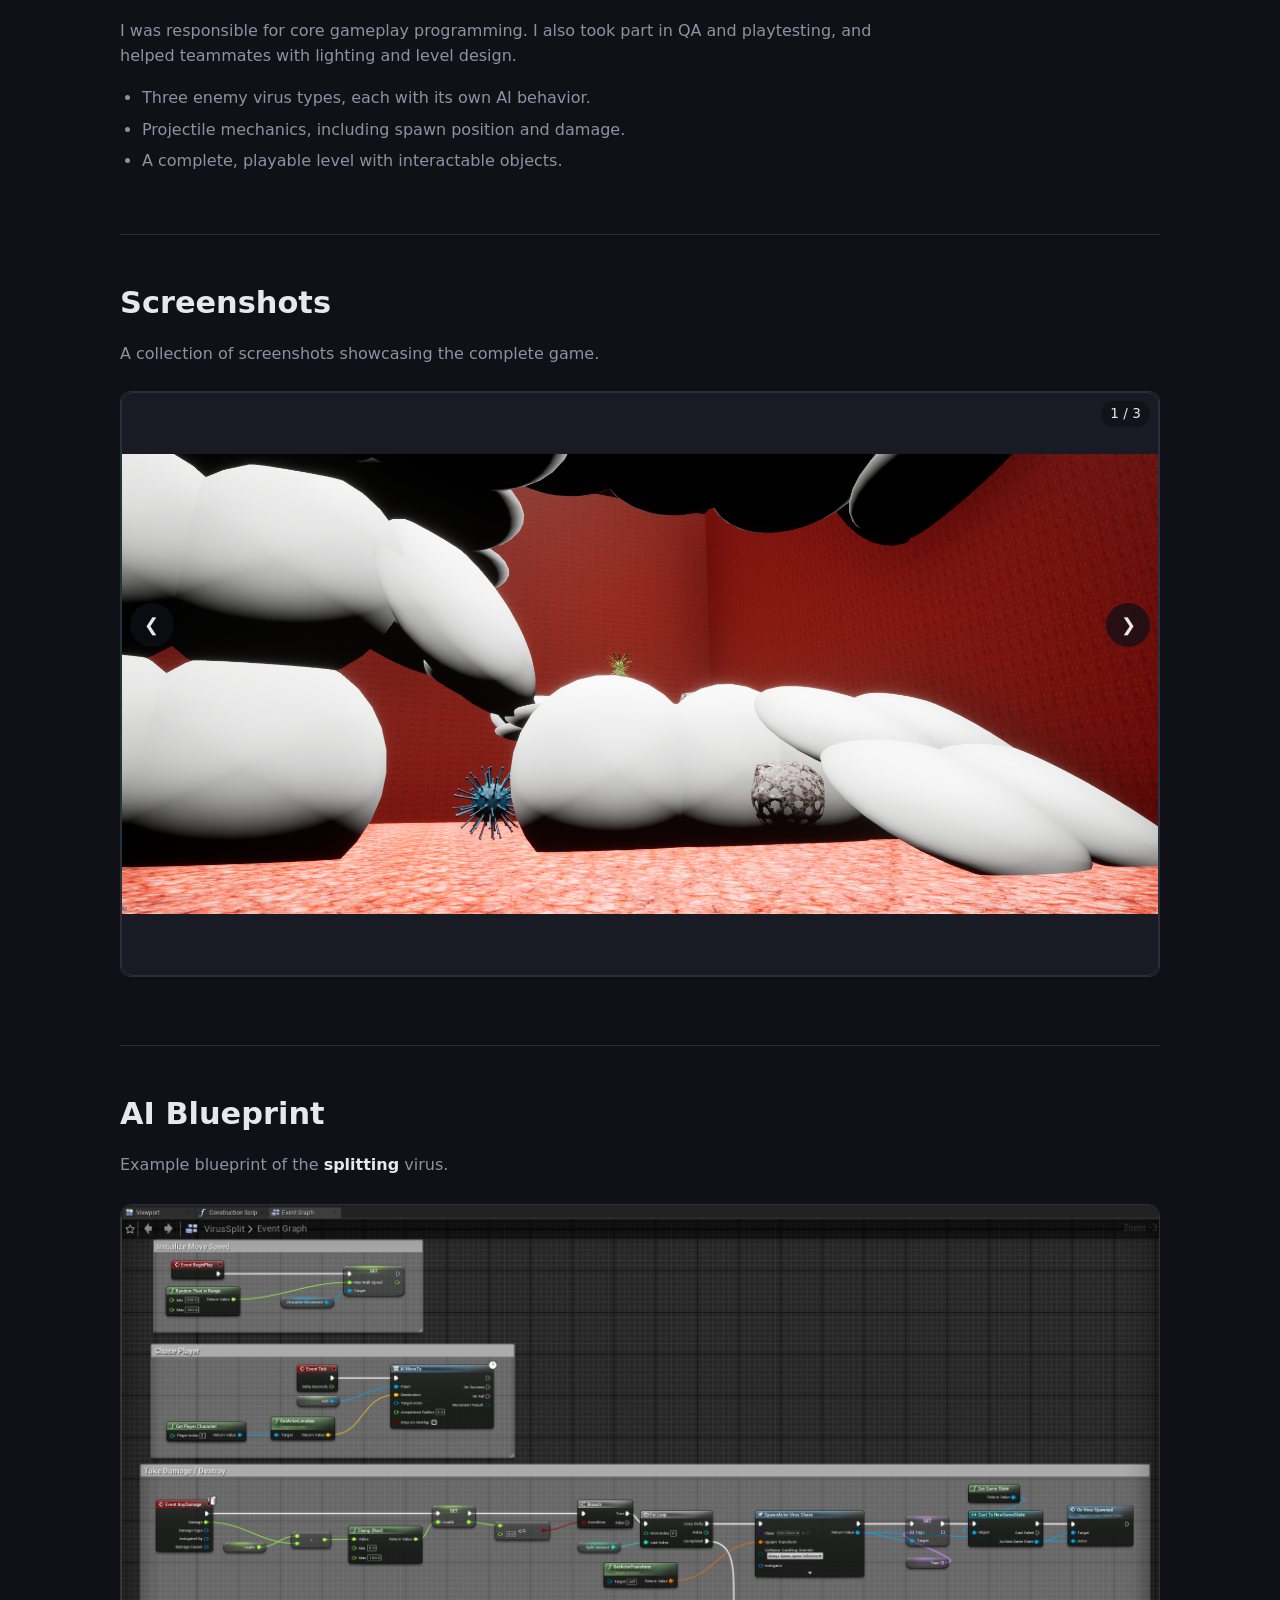
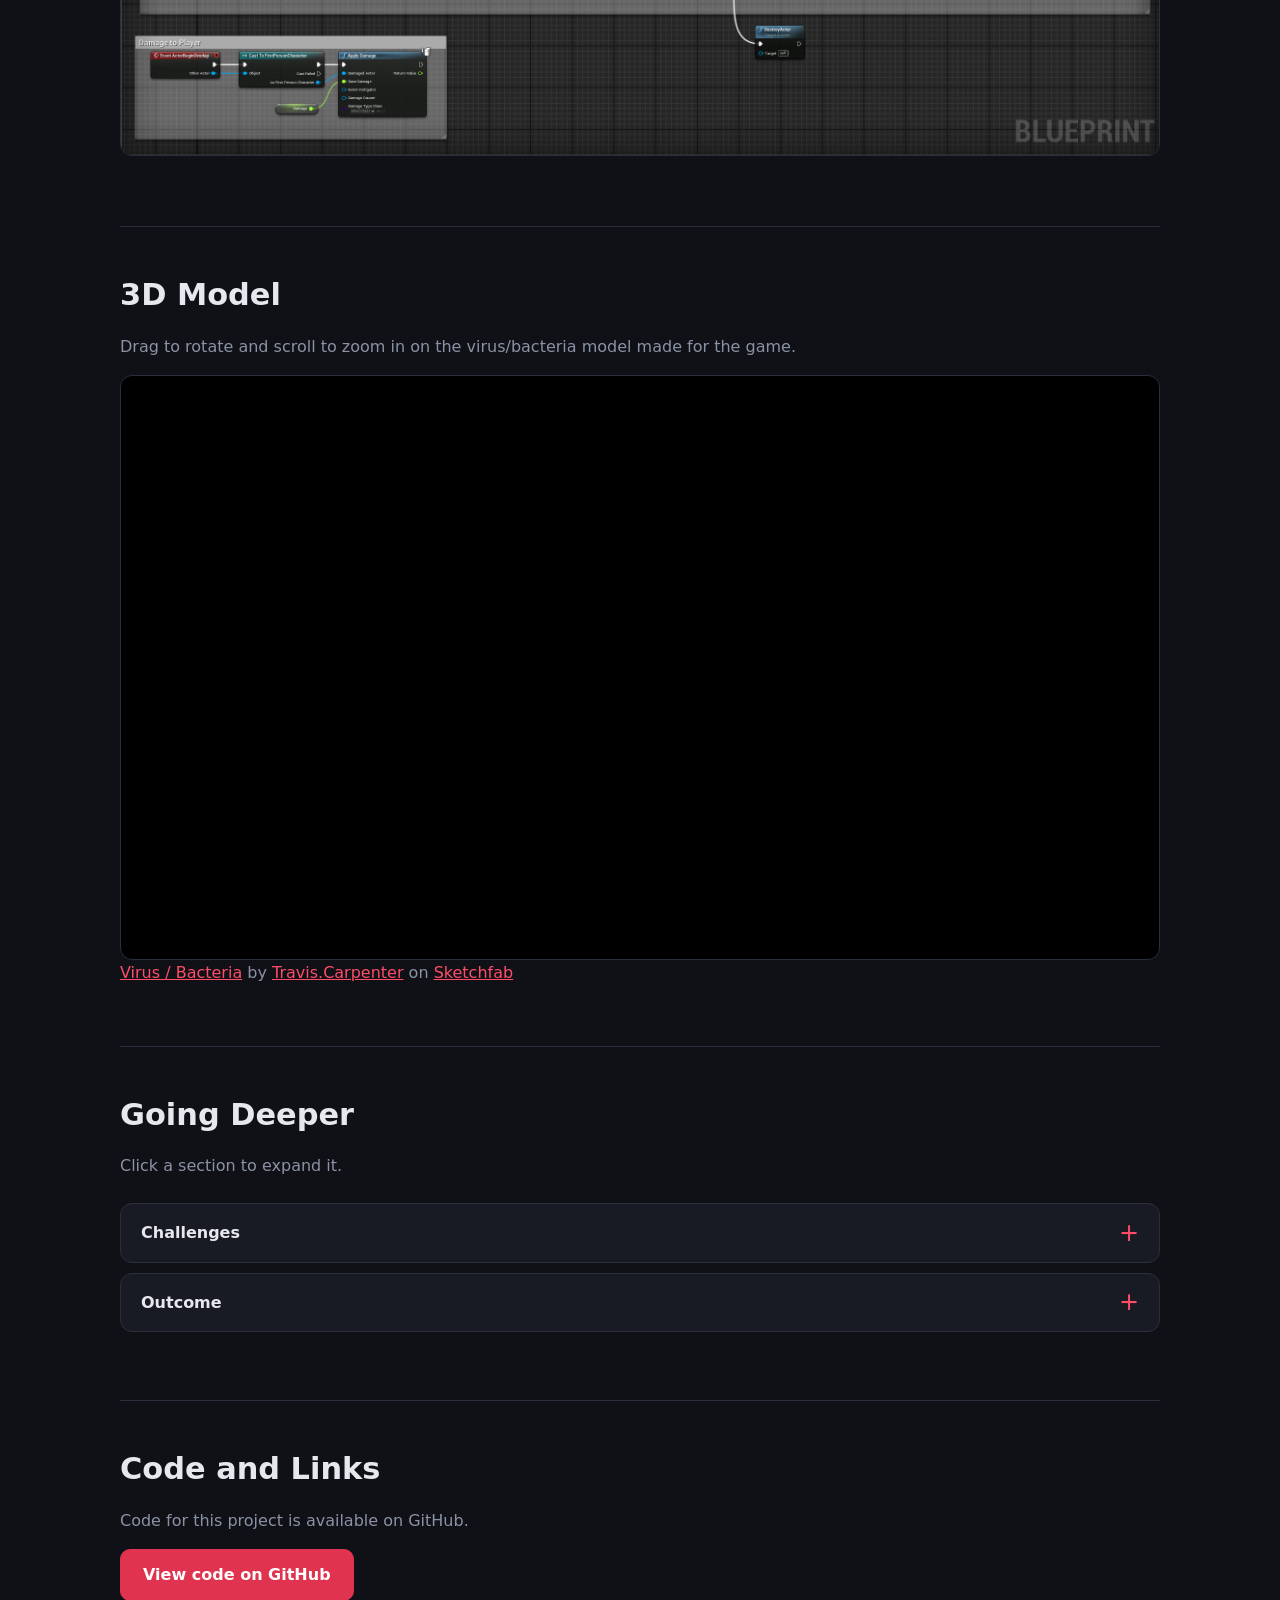
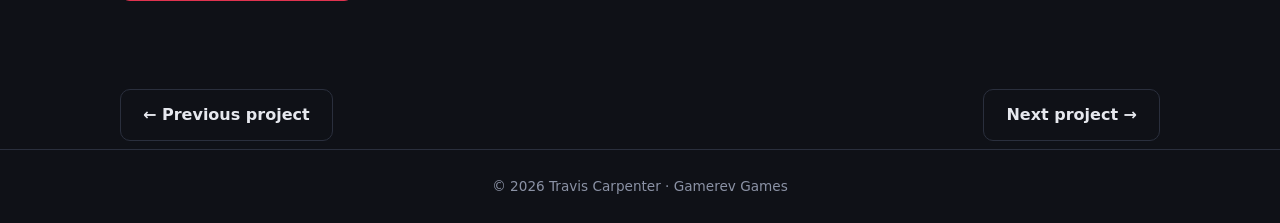
<file: projects/virus-protection/index.html>
<!DOCTYPE html>
<html lang="en">
<head>
<meta charset="utf-8">
<meta name="viewport" content="width=device-width, initial-scale=1">

<title>Virus Protection | Travis Carpenter</title>
<meta name="description" content="First-person University Project.">
<meta name="theme-color" content="#0f1117">

<meta property="og:title" content="Virus Protection | Travis Carpenter">
<meta property="og:description" content="First-person University Project.">
<meta property="og:image" content="https://portfolio.gamerev.games/images/uni_game_title.png">
<meta property="og:type" content="website">

<link rel="stylesheet" href="/style.css">

<!--
  ============================================================
  HOW TO USE THIS TEMPLATE
  ============================================================
  1. Make a folder for the project, e.g.  projects/free-flow-combat/
  2. Copy this file into it and name it  index.html
     Final address:  https://portfolio.gamerev.games/projects/free-flow-combat/
  3. Search the file for "EDIT:" and change each spot.
  4. Delete any block marked "OPTIONAL" that you don't need.
  5. Put images in your repo's /images folder, and refer to them like:  /images/ffc-hero.jpg
  6. On the main page, point the card's link to  /projects/free-flow-combat/
-->
</head>

<body>
<a class="skip" href="#content">Skip to content</a>

<header class="nav">
  <div class="wrap">
    <a class="brand" href="/">Travis Carpenter<span>.</span></a>
    <nav aria-label="Main">
      <ul>
        <li><a href="/#projects">Projects</a></li>
        <li><a href="/#about">About</a></li>
        <li><a href="/#contact">Contact</a></li>
      </ul>
    </nav>
  </div>
</header>

<main id="content">

  <!-- ============ PROJECT HEADER ============ -->
  <div class="proj-hero">
    <div class="wrap">
      <a class="back-link" href="/#projects">&larr; All projects</a>

      <h1>Virus Protection</h1>
      <p class="tagline">A university capstone FPS where you fight viruses inside the human body. 
        I worked with a team of four across time zones to deliver a complete playable level, and I built the enemy AI and projectile gameplay.</p>
      <ul class="tags"><li>Unreal</li><li>C++</li><li>Blueprints</li><li>First-person</li></ul>

      <div class="btns">
        <a class="btn ghost" href="#">Source Code</a>
      </div>
    </div>
  </div>

  <div class="wrap">

    <!-- ============ MAIN VISUAL ============ -->
    <figure class="media hero-media">
      <video src="/images/vp_gameplay.mp4" poster="/images/uni_game_title.png"
             autoplay loop muted playsinline preload="metadata"></video>
    </figure>

    <!-- ============ AT A GLANCE ============ -->
    <div class="glance">
      <aside class="facts" aria-label="Project details">
        <h3>Details</h3>
        <ul>
          <li><b>Role:</b> Enemy AI &amp; Projectiles</li>
          <li><b>Team:</b> Four</li>
          <li><b>Timeline:</b> 2022&ndash;2023</li>
          <li><b>Status:</b> Complete</li>
        </ul>
      </aside>

      <aside class="facts" aria-label="Tools used">
        <h3>Tools used</h3>
        <ul class="chips">
          <li>Unreal 4.27</li>
          <li>C++</li>
          <li>Blueprints</li>
          <li>3DS Max</li>
          <li>BitBucket</li>
          <li>Discord</li>
        </ul>
      </aside>

      <aside class="facts" aria-label="Highlighted skills">
        <h3>Highlighted skills</h3>
        <ul class="chips">
          <li>Projectile Mechanics</li>
          <li>Enemy AI</li>
          <li>Teamwork</li>
        </ul>
      </aside>
    </div>

    <!-- ============ OVERVIEW ============ -->
    <section class="proj-section prose">
      <h2>Overview</h2>
      <p>
        Virus Protection is a first-person shooter set inside of the human body, where the player fights hostile viruses as part of the immune system.
        It was built in <strong>Unreal Engine 4.27</strong> with blueprints and C++ by a five-person team for a university game development course.
      </p>
      <p>
        I was responsible for core gameplay programming. I also took part in QA and playtesting, and helped teammates with lighting and level design.
      </p>
      <ul>
        <li>Three enemy virus types, each with its own AI behavior.</li>
        <li>Projectile mechanics, including spawn position and damage.</li>
        <li>A complete, playable level with interactable objects.</li>
      </ul>
    </section>

    <!-- ============ FEATURE SECTION WITH ONE LARGE IMAGE ============ -->
    <section class="proj-section prose">
      <h2>Screenshots</h2>
      <p>A collection of screenshots showcasing the complete game.</p>
    
      <div class="slideshow" aria-label="Screenshot gallery">
        <div class="slides" tabindex="0">
          <figure class="media">
            <img src="/images/uni_game_1.png" alt="Stomach area of the level." loading="lazy">
          </figure>
          <figure class="media">
            <img src="/images/uni_game_2.png" alt="Entering the human body." loading="lazy">
          </figure>
          <figure class="media">
            <img src="/images/uni_game_3.png" alt="Chest area of the level." loading="lazy">
          </figure>
        </div>
    
        <button class="slide-btn prev" type="button" aria-label="Previous screenshot">&#10094;</button>
        <button class="slide-btn next" type="button" aria-label="Next screenshot">&#10095;</button>
        <div class="slide-count" aria-live="polite">1 / 3</div>
      </div>
    </section>

    <!-- ============ BLUEPRINT SCREENSHOT ============ -->
    <section class="proj-section prose">
      <h2>AI Blueprint</h2>
      <p>Example blueprint of the <strong>splitting</strong> virus.</p>

      <figure class="media">
            <img src="/images/uni_blueprint.png" alt="Virus AI blueprint." loading="lazy">
      </figure>
    </section>

    <!-- ============ 3D MODEL VIEWER (SKETCHFAB) ============ -->
    <section class="proj-section prose">
      <h2>3D Model</h2>
      <p>Drag to rotate and scroll to zoom in on the virus/bacteria model made for the game.</p>
    
      <div class="video-wrap">
        <iframe title="Virus / Bacteria 3D model"
                src="https://sketchfab.com/models/7ff6357f5eb947e5b37e622d219f0c27/embed"
                frameborder="0" loading="lazy" allowfullscreen
                allow="autoplay; fullscreen; xr-spatial-tracking"></iframe>
      </div>
    
      <p class="small">
        <a href="https://sketchfab.com/3d-models/virus-bacteria-7ff6357f5eb947e5b37e622d219f0c27">Virus / Bacteria</a>
        by <a href="https://sketchfab.com/Travis.Carpenter">Travis.Carpenter</a>
        on <a href="https://sketchfab.com">Sketchfab</a>
      </p>
    </section>

    <!-- ============ ACCORDIONS (CLICK-TO-EXPAND DETAILS) ============
         Use these for deeper information that not everyone needs.
         Add the word  open  to a <details> tag to have it start expanded:  <details open>
         To add another item, copy a whole <details> ... </details> block. -->
    <section class="proj-section prose">
      <h2>Going Deeper</h2>
      <p>Click a section to expand it.</p>

      <div class="accordion">

        <details>
          <summary>Challenges</summary>
          <div class="acc-body">
            <h3>Fleeing AI getting stuck in corners</h3>
            <p><strong>Problem:</strong> One of the enemy viruses flees from the player, and it would often run into a corner and get stuck.</p>
            <p><strong>Solution:</strong> I wrote a custom navigation mesh fix that smoothed out the hard corners. This reduced the problem but didn't eliminate it.</p>
            <p><strong>Takeaway:</strong> With more time, I would rebuild the behavior so the AI steers away from corners in general, instead of patching the mesh around them.</p>
        
            <h3>Projectiles spawning in the wrong place</h3>
            <p><strong>Problem:</strong> Bullets sometimes failed to appear in front of the weapon, depending on which direction the player was facing.</p>
            <p><strong>Solution:</strong> Adjusting the projectile's spawn offset fixed it.</p>
            <p><strong>Takeaway:</strong> Spawn positions need to be tested from every facing direction, not just the one you develop in.</p>
          </div>
        </details>
        
        <details>
          <summary>Outcome</summary>
          <div class="acc-body">
            <p>The team delivered a complete, playable first-person shooter level with custom AI, interactable objects, and working gameplay systems.</p>
            <p>The project also gave me practice with teamwork, adapting to constraints, and communicating clearly, which closely mirrors working in a real studio.</p>
          </div>
        </details>

      </div>
    </section>

    <!-- ============ CODE / LINKS ============ -->
    <section class="proj-section prose">
      <h2>Code and Links</h2>
      <p>Code for this project is available on GitHub.</p>
      <div class="btns">
        <a class="btn primary" href="#">View code on GitHub</a>
      </div>
    </section>

    <!-- ============ PREVIOUS / NEXT PROJECT (OPTIONAL) ============ -->
    <nav class="proj-nav" aria-label="More projects">
      <a class="btn ghost" href="/projects/previous-project/">&larr; Previous project</a>
      <a class="btn ghost" href="/projects/next-project/">Next project &rarr;</a>
    </nav>

  </div>
</main>

<footer>
  <div class="wrap">
    &copy; <span id="year">2026</span> Travis Carpenter &middot; Gamerev Games
  </div>
</footer>

<!-- Shared script: footer year, new-tab links for other websites, and click-to-enlarge screenshots -->
<script src="/site.js" defer></script>
</body>
</html>
</file>
<file: style.css>
/* style.css: shared styles for portfolio.gamerev.games (main page + project pages) */

:root {
  --bg: #0f1117;
  --bg-alt: #12151d;
  --panel: #181b24;
  --border: #2a2f3d;
  --text: #e6e8ee;
  --muted: #8b92a5;
  --accent: #e0334f;
  --accent-hover: #ff4d68;
  --radius: 12px;
  --max: 1080px;
}
* { box-sizing: border-box; }
html { scroll-behavior: smooth; scroll-padding-top: 72px; }
body {
  margin: 0;
  background: var(--bg);
  color: var(--text);
  font-family: system-ui, -apple-system, "Segoe UI", Roboto, sans-serif;
  line-height: 1.6;
  -webkit-font-smoothing: antialiased;
}
a { color: inherit; }
img { max-width: 100%; display: block; }
.wrap { max-width: var(--max); margin: 0 auto; padding: 0 20px; }
.skip {
  position: absolute; left: -999px; top: 8px;
  background: var(--accent); color: #fff; padding: 8px 14px; border-radius: 8px; z-index: 100;
}
.skip:focus { left: 8px; }
:focus-visible { outline: 2px solid var(--accent-hover); outline-offset: 3px; border-radius: 4px; }

/* ---------- Nav ---------- */
header.nav {
  position: sticky; top: 0; z-index: 50;
  background: rgba(15, 17, 23, 0.88);
  backdrop-filter: blur(10px);
  -webkit-backdrop-filter: blur(10px);
  border-bottom: 1px solid var(--border);
}
.nav .wrap { display: flex; align-items: center; justify-content: space-between; height: 60px; }
.brand { font-weight: 700; text-decoration: none; letter-spacing: 0.2px; }
.brand span { color: var(--accent); }
.nav ul { list-style: none; display: flex; gap: 22px; margin: 0; padding: 0; }
.nav ul a { text-decoration: none; color: var(--muted); font-size: 0.95rem; transition: color .15s; }
.nav ul a:hover { color: var(--text); }

/* ---------- Hero ---------- */
.hero {
  padding: 96px 0 80px;
  background:
    radial-gradient(900px 400px at 85% -10%, rgba(224, 51, 79, 0.18), transparent 60%),
    var(--bg);
  border-bottom: 1px solid var(--border);
}
.eyebrow {
  display: inline-block;
  color: var(--accent-hover);
  font-size: 0.85rem; font-weight: 600;
  letter-spacing: 0.12em; text-transform: uppercase;
  margin-bottom: 14px;
}
.hero h1 { font-size: clamp(2.2rem, 6vw, 3.8rem); line-height: 1.1; margin: 0 0 18px; }
.hero h1 em { font-style: normal; color: var(--accent); }
.hero p.lead { max-width: 600px; color: var(--muted); font-size: 1.15rem; margin: 0 0 32px; }
.btns { display: flex; flex-wrap: wrap; gap: 12px; }
.btn {
  display: inline-block; text-decoration: none; font-weight: 600;
  padding: 12px 22px; border-radius: 10px; border: 1px solid var(--border);
  transition: transform .15s, background .15s, border-color .15s;
}
.btn:hover { transform: translateY(-2px); }
.btn.primary { background: var(--accent); border-color: var(--accent); color: #fff; }
.btn.primary:hover { background: var(--accent-hover); border-color: var(--accent-hover); }
.btn.ghost:hover { border-color: var(--accent); }

.hero-inner { display: flex; align-items: center; justify-content: space-between; gap: 48px; }
.hero-text { flex: 1; min-width: 0; }
.hero-photo {
  width: 260px; height: 260px; flex-shrink: 0;
  border-radius: 50%;
  object-fit: cover;
  border: 3px solid var(--accent);
  box-shadow: 0 0 0 8px rgba(224, 51, 79, 0.15), 0 16px 40px rgba(0, 0, 0, 0.45);
}

/* ---------- Sections ---------- */
section { padding: 84px 0; }
section.alt { background: var(--bg-alt); border-top: 1px solid var(--border); border-bottom: 1px solid var(--border); }
.section-head { margin-bottom: 38px; }
.section-head h2 { font-size: clamp(1.6rem, 4vw, 2.2rem); margin: 0 0 8px; }
.section-head h2::after {
  content: ""; display: block; width: 48px; height: 3px;
  background: var(--accent); border-radius: 2px; margin-top: 12px;
}
.section-head p { color: var(--muted); margin: 0; max-width: 560px; }

/* ---------- Project cards ---------- */
.grid { display: grid; grid-template-columns: repeat(3, 1fr); gap: 22px; }
.card {
  background: var(--panel);
  border: 1px solid var(--border);
  border-radius: var(--radius);
  overflow: hidden;
  display: flex; flex-direction: column;
  transition: transform .2s, border-color .2s, box-shadow .2s;
}
.card:hover {
  transform: translateY(-4px);
  border-color: var(--accent);
  box-shadow: 0 12px 30px rgba(0, 0, 0, 0.35);
}
.thumb {
  aspect-ratio: 16 / 9;
  display: grid; place-items: center;
  background:
    linear-gradient(135deg, rgba(224, 51, 79, 0.25), rgba(60, 70, 110, 0.35)),
    repeating-linear-gradient(45deg, #1b1f2b 0 14px, #171a24 14px 28px);
  color: var(--muted);
  font-size: 0.85rem; letter-spacing: 0.08em; text-transform: uppercase;
  border-bottom: 1px solid var(--border);
}
.thumb img { width: 100%; height: 100%; object-fit: cover; }
.card-body { padding: 18px 20px 20px; display: flex; flex-direction: column; flex: 1; }
.card h3 { margin: 0 0 6px; font-size: 1.15rem; }
.tags { display: flex; flex-wrap: wrap; gap: 6px; margin: 0 0 12px; padding: 0; list-style: none; }
.tags li {
  font-size: 0.75rem; color: var(--muted);
  border: 1px solid var(--border); border-radius: 999px; padding: 2px 10px;
}
.card p { color: var(--muted); margin: 0 0 16px; font-size: 0.95rem; flex: 1; }
.links { display: flex; gap: 14px; font-size: 0.9rem; font-weight: 600; }
.links a { color: var(--accent-hover); text-decoration: none; }
.links a:hover { text-decoration: underline; }

/* ---------- About ---------- */
.about { display: grid; grid-template-columns: 1.4fr 1fr; gap: 48px; align-items: start; }
.about p { color: var(--muted); margin: 0 0 16px; }
.about p strong { color: var(--text); }
.facts {
  background: var(--panel); border: 1px solid var(--border);
  border-radius: var(--radius); padding: 22px;
}
.facts h3 { margin: 0 0 14px; font-size: 1rem; }
.facts ul { list-style: none; margin: 0 0 22px; padding: 0; }
.facts li { padding: 8px 0; border-bottom: 1px solid var(--border); font-size: 0.95rem; color: var(--muted); }
.facts li:last-child { border-bottom: 0; }
.facts li b { color: var(--text); font-weight: 600; }
.chips { display: flex; flex-wrap: wrap; gap: 8px; margin: 0; padding: 0; list-style: none; }
.chips li {
  font-size: 0.85rem; padding: 4px 12px; border-radius: 999px;
  background: rgba(224, 51, 79, 0.12); border: 1px solid rgba(224, 51, 79, 0.35);
  color: var(--text);
}

/* ---------- Contact ---------- */
.contact { text-align: center; }
.contact .section-head h2::after { margin-left: auto; margin-right: auto; }
.contact .section-head p { margin: 0 auto; }
.contact .btns { justify-content: center; }
.socials { display: flex; justify-content: center; flex-wrap: wrap; gap: 22px; margin-top: 28px; }
.socials a { color: var(--muted); text-decoration: none; font-size: 0.95rem; }
.socials a:hover { color: var(--accent-hover); text-decoration: underline; }

footer { border-top: 1px solid var(--border); padding: 26px 0; color: var(--muted); font-size: 0.85rem; text-align: center; }

/* ---------- Responsive ---------- */
@media (max-width: 900px) {
  .grid { grid-template-columns: repeat(2, 1fr); }
  .about { grid-template-columns: 1fr; gap: 30px; }
}
@media (max-width: 800px) {
  .hero-inner { flex-direction: column-reverse; align-items: flex-start; gap: 28px; }
  .hero-photo { width: 160px; height: 160px; }
}
@media (max-width: 600px) {
  .grid { grid-template-columns: 1fr; }
  .hero { padding: 64px 0 56px; }
  section { padding: 60px 0; }
  .nav ul { gap: 16px; }
  .brand { font-size: 0.95rem; }
}
@media (prefers-reduced-motion: reduce) {
  html { scroll-behavior: auto; }
  * { transition: none !important; }
}

/* =====================================================================
   PROJECT PAGE STYLES
   Used by the individual project pages (/projects/<name>/index.html).
   If you ever need to add these to an existing style.css by hand,
   copy everything from this banner to the end of the file.
   ===================================================================== */

/* ---------- Project header ---------- */
.proj-hero {
  padding: 48px 0 40px;
  background:
    radial-gradient(900px 360px at 85% -20%, rgba(224, 51, 79, 0.16), transparent 60%),
    var(--bg);
  border-bottom: 1px solid var(--border);
}
.back-link {
  display: inline-block; margin-bottom: 22px;
  color: var(--muted); text-decoration: none; font-size: 0.9rem;
  transition: color .15s;
}
.back-link:hover { color: var(--accent-hover); }
.proj-hero h1 { font-size: clamp(2rem, 5vw, 3.2rem); line-height: 1.1; margin: 0 0 12px; }
.proj-hero .tagline { color: var(--muted); font-size: 1.15rem; max-width: 680px; margin: 0 0 20px; }
.proj-hero .tags { margin-bottom: 24px; }
.proj-hero .tags li { font-size: 0.8rem; }

/* ---------- At-a-glance panels ---------- */
.glance { display: grid; grid-template-columns: repeat(3, 1fr); gap: 22px; margin: 36px 0 8px; }
.glance .facts ul:last-child { margin-bottom: 0; }

/* ---------- Content sections ---------- */
section.proj-section { padding: 44px 0; border-top: 1px solid var(--border); }
section.proj-section:first-of-type { border-top: 0; }
.prose h2 { font-size: clamp(1.4rem, 3.5vw, 1.9rem); margin: 0 0 14px; }
.prose h3 { font-size: 1.15rem; margin: 26px 0 8px; }
.prose p, .prose ul, .prose ol { max-width: 760px; color: var(--muted); margin: 0 0 16px; }
.prose ul, .prose ol { padding-left: 22px; }
.prose li { margin-bottom: 6px; }
.prose strong { color: var(--text); }
.prose a { color: var(--accent-hover); }
.prose code {
  background: #0b0d12; border: 1px solid var(--border); border-radius: 6px;
  padding: 1px 6px; font-size: 0.88em; color: var(--text);
  font-family: ui-monospace, SFMono-Regular, Consolas, "Liberation Mono", monospace;
}
.prose pre {
  max-width: 760px; margin: 0 0 16px; padding: 16px;
  background: #0b0d12; border: 1px solid var(--border); border-radius: 10px;
  overflow-x: auto; font-size: 0.85rem; line-height: 1.5;
}
.prose pre code { background: none; border: 0; padding: 0; }

/* ---------- Media: screenshots, GIFs, video ---------- */
figure.media { margin: 26px 0; }
figure.media img,
figure.media video {
  width: 100%; height: auto;
  border-radius: var(--radius); border: 1px solid var(--border);
  background: var(--panel);
}
figure.media img { cursor: zoom-in; }
figure.media figcaption { margin-top: 8px; color: var(--muted); font-size: 0.85rem; text-align: center; }
.video-wrap {
  aspect-ratio: 16 / 9; width: 100%;
  border-radius: var(--radius); border: 1px solid var(--border);
  overflow: hidden; background: #000;
}
.video-wrap iframe { width: 100%; height: 100%; border: 0; display: block; }
.media-row { display: grid; grid-template-columns: repeat(2, 1fr); gap: 18px; margin: 26px 0; }
.media-row figure.media { margin: 0; }
.hero-media { margin: 36px 0 0; }

/* ---------- Accordions (click-to-expand sections) ---------- */
.accordion { display: grid; gap: 10px; margin: 24px 0; }
.accordion details {
  background: var(--panel); border: 1px solid var(--border);
  border-radius: var(--radius); overflow: hidden;
  transition: border-color .2s;
}
.accordion details[open] { border-color: rgba(224, 51, 79, 0.55); }
.accordion summary {
  display: flex; align-items: center; justify-content: space-between; gap: 16px;
  padding: 16px 20px; cursor: pointer; list-style: none;
  font-weight: 600;
}
.accordion summary::-webkit-details-marker { display: none; }
.accordion summary::after {
  content: "+"; flex-shrink: 0;
  color: var(--accent-hover); font-size: 1.5rem; line-height: 1; font-weight: 400;
}
.accordion details[open] summary::after { content: "\2212"; }
.accordion summary:hover { background: rgba(255, 255, 255, 0.03); }
.acc-body { padding: 4px 20px 20px; }
.acc-body > :last-child { margin-bottom: 0; }

/* ---------- Image lightbox (click a screenshot to enlarge) ---------- */
dialog.lightbox {
  border: 0; padding: 0; background: transparent;
  max-width: 96vw; max-height: 96vh; overflow: visible;
}
dialog.lightbox::backdrop { background: rgba(5, 6, 10, 0.9); }
dialog.lightbox img {
  display: block; max-width: 96vw; max-height: 88vh;
  border-radius: 8px; cursor: zoom-out;
}
dialog.lightbox p { margin: 10px 0 0; text-align: center; color: var(--muted); font-size: 0.85rem; }

/* ---------- Previous / next project ---------- */
.proj-nav { display: flex; justify-content: space-between; gap: 16px; flex-wrap: wrap; padding: 44px 0 8px; }

/* ---------- Project page responsive ---------- */
@media (max-width: 900px) {
  .glance { grid-template-columns: 1fr; }
}
@media (max-width: 700px) {
  .media-row { grid-template-columns: 1fr; }
  .proj-hero { padding: 32px 0 30px; }
  section.proj-section { padding: 34px 0; }
}

/* ---------- SLIDESHOW ---------- */
.slideshow { position: relative; margin: 1.5rem 0; }

.slides {
  display: flex;
  overflow-x: auto;
  scroll-snap-type: x mandatory;
  scroll-behavior: smooth;
  scrollbar-width: none;
  border: 1px solid var(--border);
  border-radius: 10px;
  background: var(--panel);
}
.slides::-webkit-scrollbar { display: none; }

.slides figure.media {
  flex: 0 0 100%;
  margin: 0;
  scroll-snap-align: center;
  border: 0;
}
.slides figure.media img {
  width: 100%;
  aspect-ratio: 16 / 9;
  object-fit: contain;
  display: block;
}
.slides figure.media figcaption { padding: .6rem 1rem; }

.slide-btn {
  position: absolute;
  top: 40%;
  transform: translateY(-50%);
  width: 44px; height: 44px;
  border: 0; border-radius: 50%;
  background: rgba(15, 17, 23, .75);
  color: var(--text);
  font-size: 1.1rem;
  cursor: pointer;
}
.slide-btn:hover { background: var(--accent); }
.slide-btn.prev { left: .6rem; }
.slide-btn.next { right: .6rem; }

.slide-count {
  position: absolute;
  top: .6rem; right: .6rem;
  padding: .15rem .6rem;
  border-radius: 999px;
  background: rgba(15, 17, 23, .75);
  color: var(--text);
  font-size: .85rem;
}
</file>
